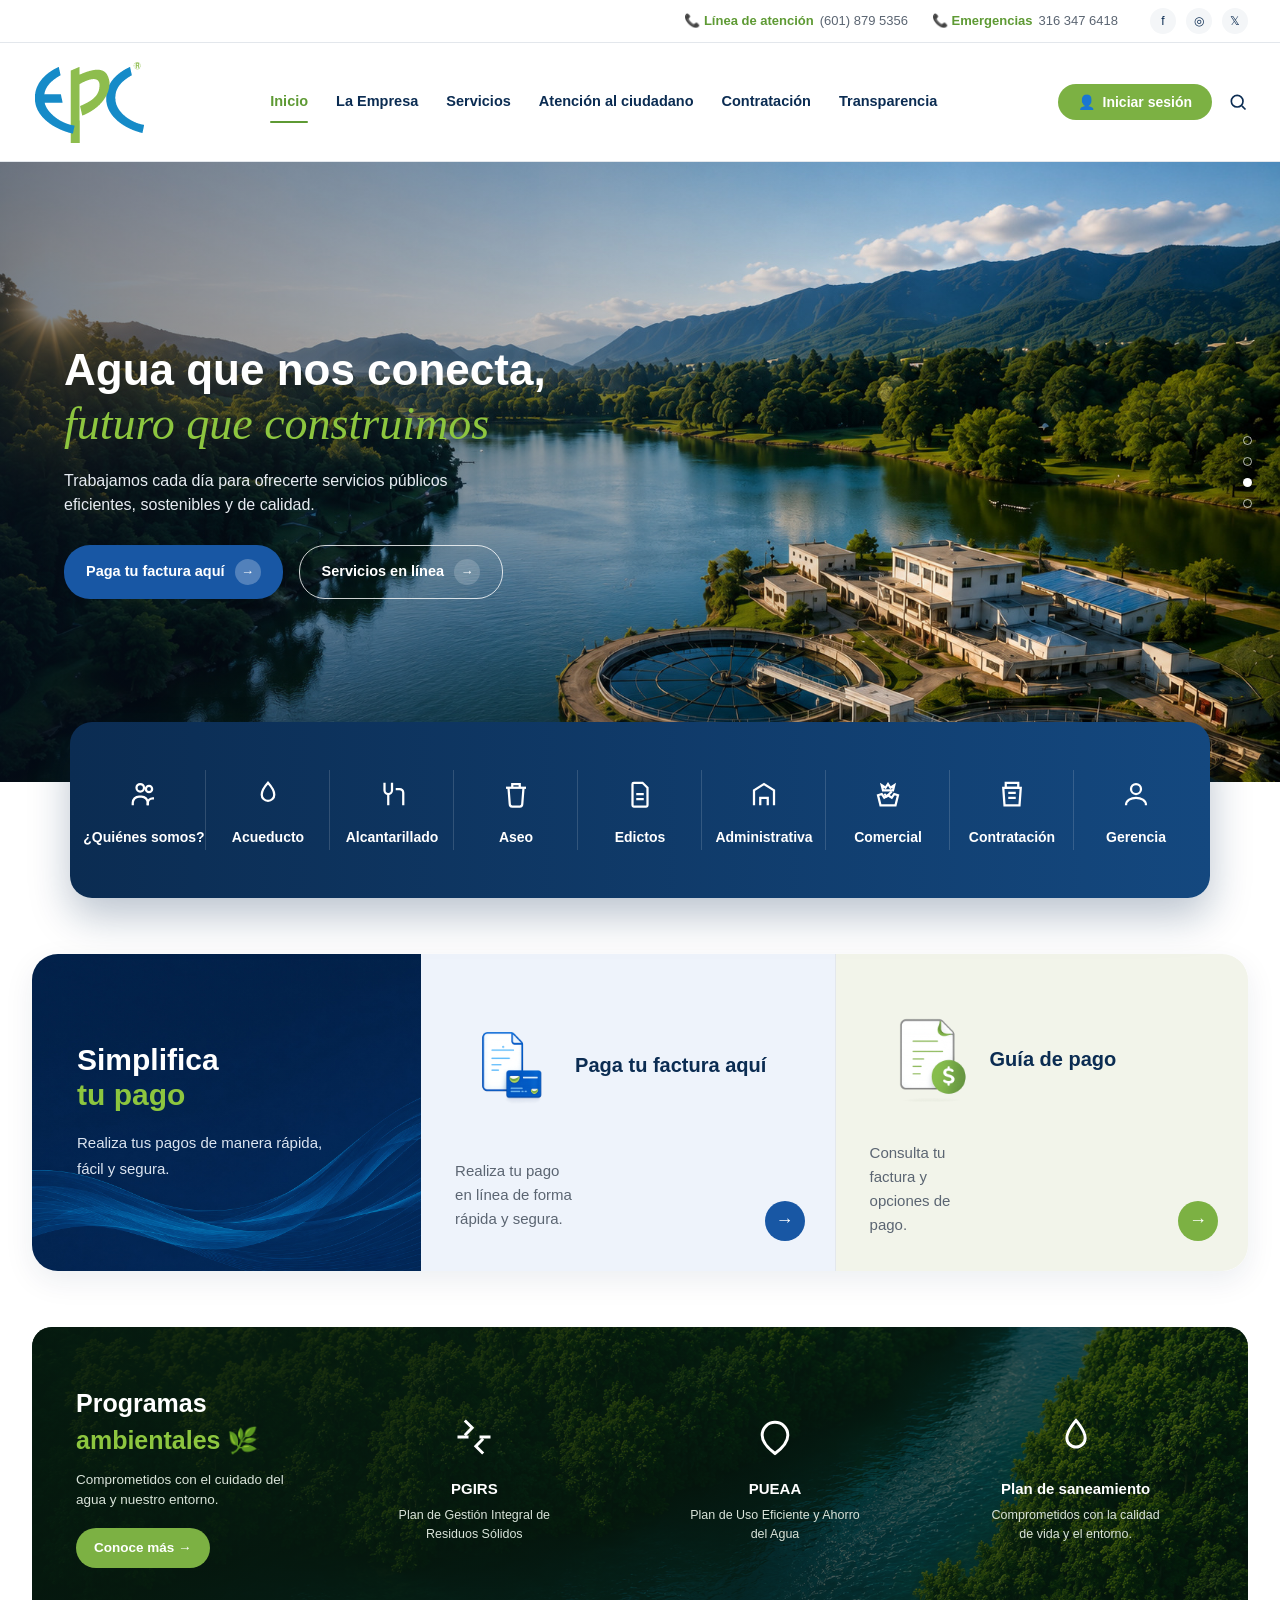
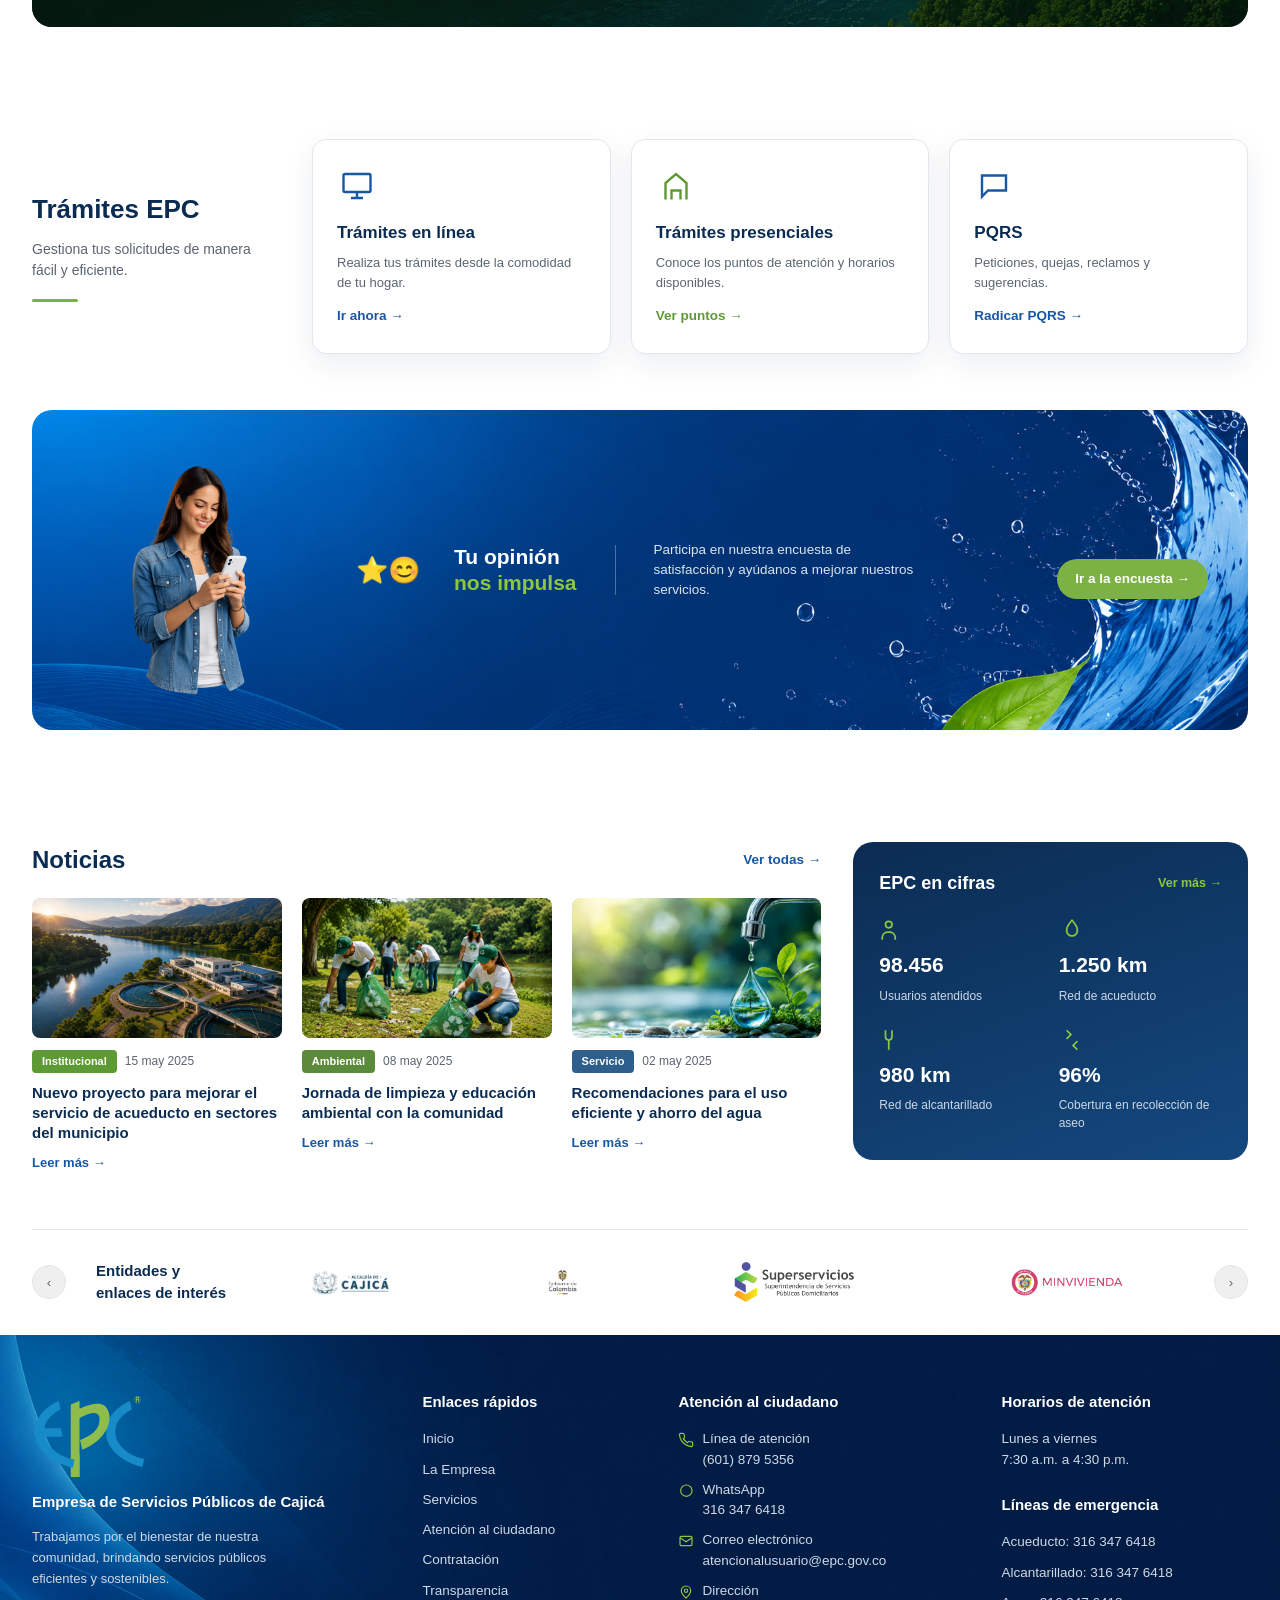
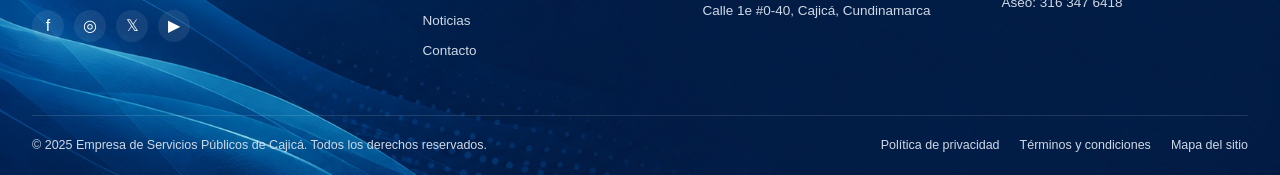
<file: index.html>
<!DOCTYPE html>
<html lang="es">
<head>
<meta charset="UTF-8">
<meta name="viewport" content="width=device-width, initial-scale=1.0">
<title>EPC — Empresa de Servicios Públicos de Cajicá</title>
<link rel="stylesheet" href="styles.css">
</head>
<body>

<!-- ===================== BARRA SUPERIOR ===================== -->
<div class="barra-superior">
  <div class="contenedor">
    <span class="item">📞 Línea de atención <span class="num">(601) 879 5356</span></span>
    <span class="item">📞 Emergencias <span class="num">316 347 6418</span></span>
    <div class="redes">
      <a href="#" aria-label="Facebook">f</a>
      <a href="#" aria-label="Instagram">◎</a>
      <a href="#" aria-label="X">𝕏</a>
    </div>
  </div>
</div>

<!-- ===================== ENCABEZADO ===================== -->
<header class="encabezado">
  <div class="contenedor">
    <div class="logo">
    <img src="images/logo.png" alt="Empresa de Servicios Públicos de Cajicá" class="logo-img">
</div>

    <nav class="nav-principal">
      <a href="#" class="activo">Inicio</a>
      <a href="#">La Empresa</a>
      <a href="#">Servicios</a>
      <a href="#">Atención al ciudadano</a>
      <a href="#">Contratación</a>
      <a href="#">Transparencia</a>
    </nav>

    <div class="encabezado-acciones">
      <button class="btn-sesion">👤 <span>Iniciar sesión</span></button>
      <svg class="icono-buscar" viewBox="0 0 24 24" fill="none" stroke="currentColor" stroke-width="2"><circle cx="11" cy="11" r="7"/><line x1="21" y1="21" x2="16.65" y2="16.65"/></svg>
      <button class="menu-hamburguesa" aria-label="Menú"><span></span><span></span><span></span></button>
    </div>
  </div>
</header>

<!-- ===================== HERO ===================== -->
<section class="hero">
  <!-- Reemplaza esta imagen por la tuya: paisaje del embalse / planta de tratamiento -->
  <img class="hero-fondo" src="images/hero.jpg" alt="Embalse y planta de tratamiento de Cajicá">
  <div class="contenedor" style="position:relative; z-index:2;">
    <div class="hero-contenido">
      <h1>Agua que nos conecta,<span class="script">futuro que construimos</span></h1>
      <p>Trabajamos cada día para ofrecerte servicios públicos eficientes, sostenibles y de calidad.</p>
      <div class="hero-botones">
        <a href="#" class="btn btn-primario">Paga tu factura aquí <span class="flecha">→</span></a>
        <a href="#" class="btn btn-contorno">Servicios en línea <span class="flecha">→</span></a>
      </div>
    </div>
  </div>
  <div class="hero-puntos">
    <span></span><span></span><span class="activo"></span><span></span>
  </div>
</section>

<!-- ===================== BARRA DE ICONOS ===================== -->
<div class="barra-iconos">
  <div class="contenedor">
    <a href="#" class="item">
      <span class="icono"><svg viewBox="0 0 24 24" stroke="#fff" stroke-width="1.8"><circle cx="9" cy="7" r="3"/><circle cx="16" cy="8" r="2.5"/><path d="M3 21v-2a5 5 0 0 1 5-5h2a5 5 0 0 1 5 5v2"/><path d="M15 21v-1.5a4 4 0 0 1 4-4h1"/></svg></span>
      ¿Quiénes somos?
    </a>
    <a href="#" class="item">
      <span class="icono"><svg viewBox="0 0 24 24" stroke="#fff" stroke-width="1.8"><path d="M12 3s5 5.5 5 9.5a5 5 0 0 1-10 0C7 8.5 12 3 12 3z"/></svg></span>
      Acueducto
    </a>
    <a href="#" class="item">
      <span class="icono"><svg viewBox="0 0 24 24" stroke="#fff" stroke-width="1.8"><path d="M6 3v6a3 3 0 0 0 3 3h0a3 3 0 0 0 3-3V3"/><path d="M9 12v9"/><path d="M15 8h3a3 3 0 0 1 3 3v10"/></svg></span>
      Alcantarillado
    </a>
    <a href="#" class="item">
      <span class="icono"><svg viewBox="0 0 24 24" stroke="#fff" stroke-width="1.8"><path d="M4 7h16"/><path d="M6 7l1 13a2 2 0 0 0 2 2h6a2 2 0 0 0 2-2l1-13"/><path d="M9 7V4h6v3"/></svg></span>
      Aseo
    </a>
    <a href="#" class="item">
      <span class="icono"><svg viewBox="0 0 24 24" stroke="#fff" stroke-width="1.8"><path d="M7 3h7l4 4v14a1 1 0 0 1-1 1H7a1 1 0 0 1-1-1V4a1 1 0 0 1 1-1z"/><path d="M9 12h6M9 16h6"/></svg></span>
      Edictos
    </a>
    <a href="#" class="item">
      <span class="icono"><svg viewBox="0 0 24 24" stroke="#fff" stroke-width="1.8"><path d="M4 21V9l8-5 8 5v12"/><path d="M9 21v-6h6v6"/></svg></span>
      Administrativa
    </a>
    <a href="#" class="item">
      <span class="icono"><svg viewBox="0 0 24 24" stroke="#fff" stroke-width="1.8"><path d="M9 12l2 2 4-4"/><path d="M7 5l3 2 2-3 2 3 3-2-1 4h-8z"/><path d="M4 13l3-1 2 3 3-2 3 2 2-3 3 1-2 8H6z"/></svg></span>
      Comercial
    </a>
    <a href="#" class="item">
      <span class="icono"><svg viewBox="0 0 24 24" stroke="#fff" stroke-width="1.8"><path d="M7 3h10v4H7z"/><path d="M5 7h14l-1 14H6z"/><path d="M9 11h6M9 15h6"/></svg></span>
      Contratación
    </a>
    <a href="#" class="item">
      <span class="icono"><svg viewBox="0 0 24 24" stroke="#fff" stroke-width="1.8"><circle cx="12" cy="8" r="4"/><path d="M4 21c0-4 4-6 8-6s8 2 8 6"/></svg></span>
      Gerencia
    </a>
  </div>
</div>

<!-- ===================== SIMPLIFICA TU PAGO ===================== -->
<section class="seccion">
  <div class="contenedor">
    <div class="pago">
      <div class="pago-izquierda">
        <h2>Simplifica<span class="verde">tu pago</span></h2>
        <p>Realiza tus pagos de manera rápida, fácil y segura.</p>
      </div>
      <div class="pago-derecha">
        <div class="tarjeta-pago">
          <div class="icono-doc">
    <img src="images/pagar-factura.png" alt="Pagar factura">
</div>
          <h3>Paga tu factura aquí</h3>
          <p>Realiza tu pago en línea de forma rápida y segura.</p>
          <a href="#" class="enlace-circulo"><span class="circulo">→</span></a>
        </div>
        <div class="tarjeta-pago">
          <div class="icono-doc">
    <img src="images/guia-pago.png" alt="Guía de pago">
</div>
          <h3>Guía de pago</h3>
          <p>Consulta tu factura y opciones de pago.</p>
          <a href="#" class="enlace-circulo"><span class="circulo">→</span></a>
        </div>
      </div>
    </div>
  </div>
</section>

<!-- ===================== PROGRAMAS AMBIENTALES ===================== -->
<section class="seccion" style="padding-top:0;">
  <div class="contenedor">
    <div class="ambientales">
      <!-- Reemplaza esta imagen por la tuya: hojas / naturaleza -->
      <img class="fondo" src="images/ambiental.jpg" alt="Programas ambientales">
      <div class="ambientales-contenido">
        <div class="ambientales-texto">
          <h2>Programas<span class="verde">ambientales 🌿</span></h2>
          <p>Comprometidos con el cuidado del agua y nuestro entorno.</p>
          <a href="#" class="btn-verde-claro">Conoce más →</a>
        </div>
        <div class="ambientales-items">
          <div class="ambiental-item">
            <div class="icono"><svg width="44" height="44" viewBox="0 0 24 24" fill="none" stroke="#fff" stroke-width="1.6"><path d="M7 3l4 4-4 4"/><path d="M17 21l-4-4 4-4"/><path d="M3 12h6M15 12h6"/></svg></div>
            <h4>PGIRS</h4>
            <p>Plan de Gestión Integral de Residuos Sólidos</p>
          </div>
          <div class="ambiental-item">
            <div class="icono"><svg width="44" height="44" viewBox="0 0 24 24" fill="none" stroke="#fff" stroke-width="1.6"><path d="M12 21c-4-3-7-6-7-10a7 7 0 0 1 14 0c0 4-3 7-7 10z"/></svg></div>
            <h4>PUEAA</h4>
            <p>Plan de Uso Eficiente y Ahorro del Agua</p>
          </div>
          <div class="ambiental-item">
            <div class="icono"><svg width="44" height="44" viewBox="0 0 24 24" fill="none" stroke="#fff" stroke-width="1.6"><path d="M12 3s5 5.5 5 9.5a5 5 0 0 1-10 0C7 8.5 12 3 12 3z"/></svg></div>
            <h4>Plan de saneamiento</h4>
            <p>Comprometidos con la calidad de vida y el entorno.</p>
          </div>
        </div>
      </div>
    </div>
  </div>
</section>

<!-- ===================== TRÁMITES EPC ===================== -->
<section class="seccion">
  <div class="contenedor">
    <div class="tramites">
      <div class="tramites-intro">
        <h2>Trámites EPC</h2>
        <p>Gestiona tus solicitudes de manera fácil y eficiente.</p>
        <div class="linea"></div>
      </div>
      <div class="tramites-tarjetas">
        <div class="tarjeta-tramite">
          <div class="icono"><svg width="36" height="36" viewBox="0 0 24 24" fill="none" stroke="#1857a4" stroke-width="1.6"><rect x="3" y="4" width="18" height="12" rx="1"/><path d="M8 20h8M12 16v4"/></svg></div>
          <h3>Trámites en línea</h3>
          <p>Realiza tus trámites desde la comodidad de tu hogar.</p>
          <a href="#" class="ver">Ir ahora →</a>
        </div>
        <div class="tarjeta-tramite">
          <div class="icono"><svg width="36" height="36" viewBox="0 0 24 24" fill="none" stroke="#5e9a34" stroke-width="1.6"><path d="M5 21V10l7-6 7 6v11"/><path d="M9 21v-6h6v6"/></svg></div>
          <h3>Trámites presenciales</h3>
          <p>Conoce los puntos de atención y horarios disponibles.</p>
          <a href="#" class="ver">Ver puntos →</a>
        </div>
        <div class="tarjeta-tramite">
          <div class="icono"><svg width="36" height="36" viewBox="0 0 24 24" fill="none" stroke="#1857a4" stroke-width="1.6"><path d="M4 5h16v10H8l-4 4V5z"/></svg></div>
          <h3>PQRS</h3>
          <p>Peticiones, quejas, reclamos y sugerencias.</p>
          <a href="#" class="ver">Radicar PQRS →</a>
        </div>
      </div>
    </div>
  </div>
</section>

<!-- ===================== BANNER ENCUESTA ===================== -->
<section class="seccion" style="padding-top:0;">
  <div class="contenedor">
    <div class="encuesta">
      <!-- Reemplaza por la foto de la persona -->
      <img class="persona" src="images/encuesta-persona.png" alt="Usuaria satisfecha">
      <span class="emoji">⭐😊</span>
      <h3>Tu opinión<br><span class="verde">nos impulsa</span></h3>
      <div class="separador"></div>
      <p>Participa en nuestra encuesta de satisfacción y ayúdanos a mejorar nuestros servicios.</p>
      <a href="#" class="btn-verde-claro">Ir a la encuesta →</a>
    </div>
  </div>
</section>

<!-- ===================== NOTICIAS + CIFRAS ===================== -->
<section class="seccion">
  <div class="contenedor">
    <div class="noticias-wrap">
      <div>
        <div class="noticias-header">
          <h2>Noticias</h2>
          <a href="#" class="ver-todas">Ver todas →</a>
        </div>
        <div class="noticias-lista">
          <article class="tarjeta-noticia">
            <img src="images/noticia-1.jpg" alt="Nuevo proyecto de acueducto">
            <span class="etiqueta">Institucional</span><span class="fecha-noticia">15 may 2025</span>
            <h4>Nuevo proyecto para mejorar el servicio de acueducto en sectores del municipio</h4>
            <a href="#" class="leer-mas">Leer más →</a>
          </article>
          <article class="tarjeta-noticia">
            <img src="images/noticia-2.jpg" alt="Jornada de limpieza ambiental">
            <span class="etiqueta ambiental">Ambiental</span><span class="fecha-noticia">08 may 2025</span>
            <h4>Jornada de limpieza y educación ambiental con la comunidad</h4>
            <a href="#" class="leer-mas">Leer más →</a>
          </article>
          <article class="tarjeta-noticia">
            <img src="images/noticia-3.jpg" alt="Recomendaciones para el ahorro del agua">
            <span class="etiqueta servicio">Servicio</span><span class="fecha-noticia">02 may 2025</span>
            <h4>Recomendaciones para el uso eficiente y ahorro del agua</h4>
            <a href="#" class="leer-mas">Leer más →</a>
          </article>
        </div>
      </div>

      <div class="cifras">
        <div class="cifras-header">
          <h3>EPC en cifras</h3>
          <a href="#" class="ver-mas">Ver más →</a>
        </div>
        <div class="cifras-grid">
          <div class="cifra-item">
            <svg class="icono" viewBox="0 0 24 24" fill="none" stroke="currentColor" stroke-width="1.6"><circle cx="9" cy="7" r="3"/><path d="M3 21v-2a5 5 0 0 1 5-5h2a5 5 0 0 1 5 5v2"/></svg>
            <span class="valor">98.456</span>
            <span class="etiqueta-cifra">Usuarios atendidos</span>
          </div>
          <div class="cifra-item">
            <svg class="icono" viewBox="0 0 24 24" fill="none" stroke="currentColor" stroke-width="1.6"><path d="M12 3s5 5.5 5 9.5a5 5 0 0 1-10 0C7 8.5 12 3 12 3z"/></svg>
            <span class="valor">1.250 km</span>
            <span class="etiqueta-cifra">Red de acueducto</span>
          </div>
          <div class="cifra-item">
            <svg class="icono" viewBox="0 0 24 24" fill="none" stroke="currentColor" stroke-width="1.6"><path d="M6 3v6a3 3 0 0 0 3 3h0a3 3 0 0 0 3-3V3"/><path d="M9 12v9"/></svg>
            <span class="valor">980 km</span>
            <span class="etiqueta-cifra">Red de alcantarillado</span>
          </div>
          <div class="cifra-item">
            <svg class="icono" viewBox="0 0 24 24" fill="none" stroke="currentColor" stroke-width="1.6"><path d="M7 3l4 4-4 4"/><path d="M17 21l-4-4 4-4"/></svg>
            <span class="valor">96%</span>
            <span class="etiqueta-cifra">Cobertura en recolección de aseo</span>
          </div>
        </div>
      </div>
    </div>
  </div>
</section>

<!-- ===================== ENTIDADES Y ENLACES DE INTERÉS ===================== -->
<section>
  <div class="contenedor">
    <div class="entidades">
      <button class="flecha-carrusel" aria-label="Anterior">‹</button>
      <div class="entidades-titulo">Entidades y enlaces de interés</div>
      <div class="entidades-logos">
        <img src="images/logo-alcaldia.png" alt="Alcaldía de Cajicá">
        <img src="images/logo-gobierno.png" alt="Gobierno de Colombia">
        <img src="images/logo-superservicios.png" alt="Superservicios">
        <img src="images/logo-minvivienda.png" alt="MinVivienda">
      </div>
      <button class="flecha-carrusel" aria-label="Siguiente">›</button>
    </div>
  </div>
</section>

<!-- ===================== FOOTER ===================== -->
<footer class="pie">
  <div class="contenedor">
    <div class="pie-grid">
      <div class="pie-marca">
        <img src="images/logo-footer.png"
     alt="Empresa de Servicios Públicos de Cajicá"
     class="logo-footer">
        <h4>Empresa de Servicios Públicos de Cajicá</h4>
        <p>Trabajamos por el bienestar de nuestra comunidad, brindando servicios públicos eficientes y sostenibles.</p>
        <div class="pie-redes">
          <a href="#" aria-label="Facebook">f</a>
          <a href="#" aria-label="Instagram">◎</a>
          <a href="#" aria-label="X">𝕏</a>
          <a href="#" aria-label="YouTube">▶</a>
        </div>
      </div>

      <div>
        <h5>Enlaces rápidos</h5>
        <ul>
          <li><a href="#">Inicio</a></li>
          <li><a href="#">La Empresa</a></li>
          <li><a href="#">Servicios</a></li>
          <li><a href="#">Atención al ciudadano</a></li>
          <li><a href="#">Contratación</a></li>
          <li><a href="#">Transparencia</a></li>
          <li><a href="#">Noticias</a></li>
          <li><a href="#">Contacto</a></li>
        </ul>
      </div>

      <div>
        <h5>Atención al ciudadano</h5>
        <ul class="pie-contacto">
          <li><svg viewBox="0 0 24 24" fill="none" stroke="currentColor" stroke-width="1.8"><path d="M22 16.9v3a2 2 0 0 1-2.2 2 19.8 19.8 0 0 1-8.6-3 19.5 19.5 0 0 1-6-6 19.8 19.8 0 0 1-3-8.7A2 2 0 0 1 4.1 2h3a2 2 0 0 1 2 1.7c.1 1 .4 2 .7 3a2 2 0 0 1-.5 2.1L8 10a16 16 0 0 0 6 6l1.2-1.3a2 2 0 0 1 2.1-.5c1 .3 2 .5 3 .7a2 2 0 0 1 1.7 2z"/></svg> Línea de atención<br>(601) 879 5356</li>
          <li><svg viewBox="0 0 24 24" fill="none" stroke="currentColor" stroke-width="1.8"><path d="M21 11.5a8.38 8.38 0 0 1-8.5 8.5A8.5 8.5 0 1 1 21 11.5z"/></svg> WhatsApp<br>316 347 6418</li>
          <li><svg viewBox="0 0 24 24" fill="none" stroke="currentColor" stroke-width="1.8"><rect x="3" y="5" width="18" height="14" rx="2"/><path d="M3 7l9 6 9-6"/></svg> Correo electrónico<br>atencionalusuario@epc.gov.co</li>
          <li><svg viewBox="0 0 24 24" fill="none" stroke="currentColor" stroke-width="1.8"><path d="M12 21s-7-6.5-7-11a7 7 0 0 1 14 0c0 4.5-7 11-7 11z"/><circle cx="12" cy="10" r="2.5"/></svg> Dirección<br>Calle 1e #0-40, Cajicá, Cundinamarca</li>
        </ul>
      </div>

      <div>
        <h5>Horarios de atención</h5>
        <ul>
          <li>Lunes a viernes<br>7:30 a.m. a 4:30 p.m.</li>
        </ul>
        <h5 style="margin-top:24px;">Líneas de emergencia</h5>
        <ul>
          <li>Acueducto: 316 347 6418</li>
          <li>Alcantarillado: 316 347 6418</li>
          <li>Aseo: 316 347 6418</li>
        </ul>
      </div>
    </div>

    <div class="pie-inferior">
      <span>© 2025 Empresa de Servicios Públicos de Cajicá. Todos los derechos reservados.</span>
      <div class="enlaces">
        <a href="#">Política de privacidad</a>
        <a href="#">Términos y condiciones</a>
        <a href="#">Mapa del sitio</a>
      </div>
    </div>
  </div>
</footer>

</body>
</html>
</file>
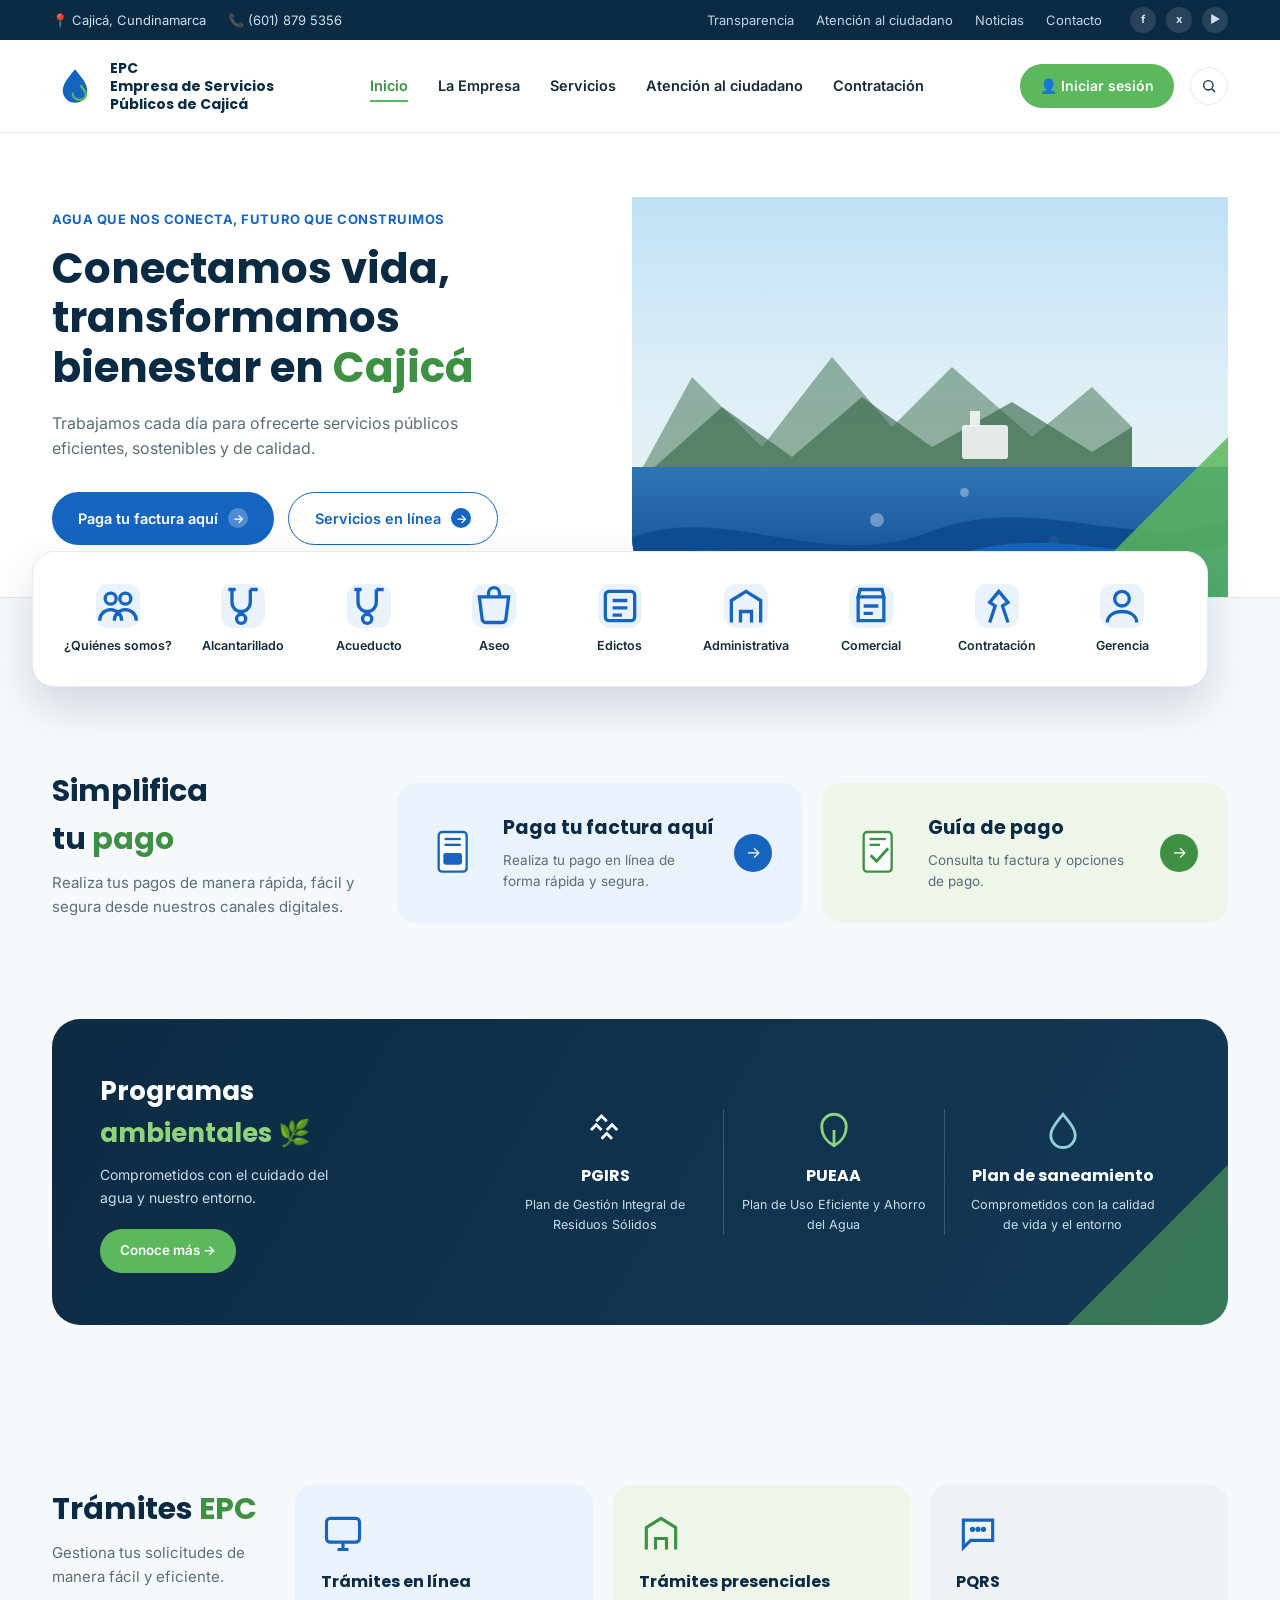
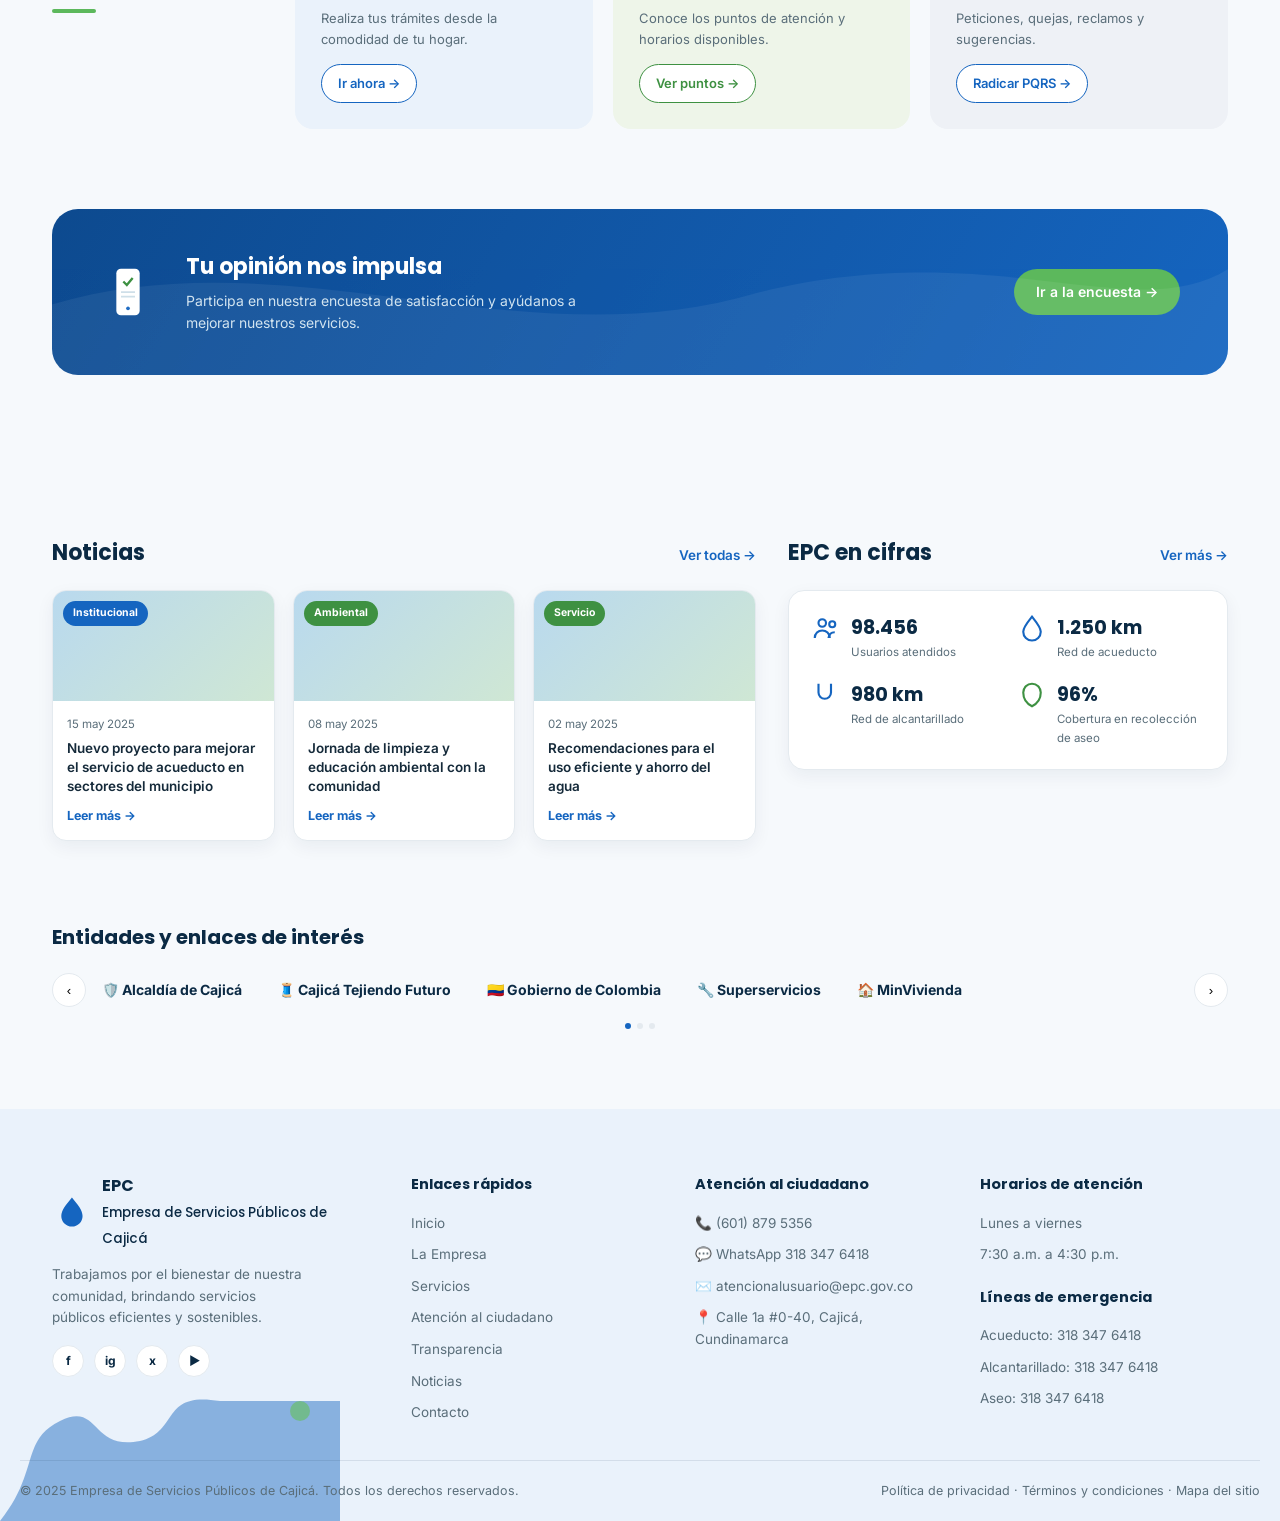
<file: epc-cajica-home-replica_3.html>
<!DOCTYPE html>
<html lang="es">
<head>
<meta charset="UTF-8">
<meta name="viewport" content="width=device-width, initial-scale=1">
<title>EPC Cajicá — Home</title>
<link rel="preconnect" href="https://fonts.googleapis.com">
<link href="https://fonts.googleapis.com/css2?family=Poppins:wght@500;600;700;800&family=Inter:wght@400;500;600;700&display=swap" rel="stylesheet">
<style>
  :root{
    --navy:#0B2A44;
    --navy-2:#123A5C;
    --blue:#1565C0;
    --blue-dark:#0D4A8F;
    --blue-light:#EAF2FB;
    --green:#5CB85C;
    --green-dark:#3E9142;
    --green-light:#EEF5E9;
    --text:#152A3A;
    --text-soft:#5A6E7A;
    --line:#E4EAEF;
    --bg:#FFFFFF;
  }
  *{box-sizing:border-box;}
  body{margin:0; font-family:'Inter',sans-serif; color:var(--text); background:#F6F9FC; line-height:1.6;}
  h1,h2,h3,h4,.display{font-family:'Poppins',sans-serif;}
  a{text-decoration:none; color:inherit;}
  img,svg{display:block; max-width:100%;}
  a:focus-visible, button:focus-visible{outline:3px solid #FFC24B; outline-offset:2px; border-radius:4px;}
  .skip-link{position:absolute; left:-9999px; top:0; background:var(--navy); color:#fff; padding:12px 20px; z-index:999; border-radius:0 0 8px 0;}
  .skip-link:focus{left:0;}
  .container{max-width:1240px; margin:0 auto; padding:0 32px;}

  /* TOPBAR */
  .topbar{background:var(--navy); color:#cfe0ec; font-size:13px;}
  .topbar .container{display:flex; justify-content:space-between; align-items:center; height:40px; flex-wrap:wrap;}
  .topbar-left{display:flex; gap:22px; align-items:center;}
  .topbar-left span{display:flex; align-items:center; gap:6px;}
  .topbar-right{display:flex; gap:22px; align-items:center;}
  .topbar-right a{color:#cfe0ec; opacity:.95;}
  .topbar-right a:hover{opacity:1; text-decoration:underline;}
  .topbar-social{display:flex; gap:10px; margin-left:6px;}
  .topbar-social span{width:26px; height:26px; border-radius:50%; background:rgba(255,255,255,0.12); display:flex; align-items:center; justify-content:center; font-size:11px; font-weight:700;}

  /* HEADER */
  header.main{background:#fff; border-bottom:1px solid var(--line);}
  nav.main{display:flex; align-items:center; justify-content:space-between; height:92px; gap:24px;}
  .logo{display:flex; align-items:center; gap:12px;}
  .logo-mark{width:46px; height:46px;}
  .logo-text{font-family:'Poppins'; font-weight:700; font-size:14px; color:var(--navy); line-height:1.3;}
  .nav-links{display:flex; gap:30px; list-style:none; margin:0; padding:0; font-weight:600; font-size:14.5px;}
  .nav-links a{color:var(--text); padding-bottom:6px; border-bottom:2px solid transparent;}
  .nav-links a.active{color:var(--green-dark); border-bottom-color:var(--green);}
  .nav-links a:hover{border-bottom-color:var(--blue);}
  .nav-right{display:flex; align-items:center; gap:16px;}
  .btn-signin{background:var(--green); color:#fff; padding:11px 20px; border-radius:999px; font-weight:600; font-size:14px; display:flex; align-items:center; gap:8px;}
  .btn-signin:hover{background:var(--green-dark);}
  .icon-btn{width:38px; height:38px; border-radius:50%; border:1.5px solid var(--line); display:flex; align-items:center; justify-content:center; background:#fff; cursor:pointer;}
  .menu-toggle{display:none; background:none; border:none;}

  /* HERO */
  .hero{position:relative; background:#fff; overflow:hidden; padding:64px 0 0; box-shadow:0 1px 0 var(--line);}
  .hero-grid{display:grid; grid-template-columns:0.95fr 1.05fr; gap:40px; align-items:center;}
  .eyebrow{font-weight:700; font-size:13px; color:var(--blue); letter-spacing:.04em; margin-bottom:14px;}
  .hero h1{font-size:42px; line-height:1.18; font-weight:700; color:var(--navy); margin:0 0 18px;}
  .hero h1 .g{color:var(--green-dark);}
  .hero p.lead{font-size:16px; color:var(--text-soft); max-width:420px; margin:0 0 30px;}
  .hero-actions{display:flex; gap:14px; flex-wrap:wrap; margin-bottom:40px;}
  .btn{display:inline-flex; align-items:center; gap:10px; padding:14px 26px; border-radius:999px; font-weight:600; font-size:14.5px;}
  .btn-primary{background:var(--blue); color:#fff;}
  .btn-primary:hover{background:var(--blue-dark);}
  .btn-outline{background:#fff; color:var(--blue); border:1.5px solid var(--blue);}
  .btn-outline:hover{background:var(--blue-light);}
  .btn-arrow{width:20px; height:20px; border-radius:50%; background:rgba(255,255,255,0.25); display:flex; align-items:center; justify-content:center; font-size:12px;}
  .btn-outline .btn-arrow{background:var(--blue); color:#fff;}

  .hero-art{position:relative; height:400px; border-radius:0 0 0 60px; overflow:hidden;}
  .hero-art .sky{position:absolute; inset:0; background:linear-gradient(180deg,#BFE0F5 0%, #DDEEF7 45%, #EAF4EC 100%);}
  .hero-art .mountains{position:absolute; bottom:110px; left:0; right:0; height:180px;}
  .hero-art .water{position:absolute; bottom:0; left:0; right:0; height:130px; background:linear-gradient(180deg,#2E75B6,#0D4A8F);}
  .hero-art .droplet{position:absolute; border-radius:50%; background:rgba(255,255,255,0.35);}
  .wave-overlay{position:absolute; bottom:0; left:0; width:100%;}
  .green-corner{position:absolute; bottom:-30px; right:-30px; width:220px; height:220px; background:var(--green); opacity:.85; clip-path:polygon(100% 100%, 0 100%, 100% 0);}

  /* QUICK ACCESS CARD */
  .quick-wrap{position:relative; z-index:5; margin:-46px 0 0;}
  .quick-card{background:#fff; border-radius:22px; box-shadow:0 20px 44px rgba(11,42,68,0.16); border:1px solid var(--line); padding:32px 28px; display:grid; grid-template-columns:repeat(9,1fr); gap:22px 12px;}
  .quick-item{display:flex; flex-direction:column; align-items:center; gap:10px; text-align:center;}
  .quick-item .ic{width:44px; height:44px; display:flex; align-items:center; justify-content:center; background:var(--blue-light); border-radius:12px;}
  .quick-item span{font-size:12.5px; font-weight:600; color:var(--text); line-height:1.3;}
  .quick-item:hover .ic{background:#DCEBFB;}

  /* SECTIONS GENERIC */
  .section{padding:80px 0;}
  .section-title{font-size:30px; font-weight:700; color:var(--navy); margin:0 0 8px;}
  .section-title .g{color:var(--green-dark);}
  .section-sub{color:var(--text-soft); font-size:15px; max-width:420px; margin:0 0 20px;}
  .mini-line{width:44px; height:4px; background:var(--green); border-radius:4px; margin-top:14px;}

  /* PAYMENT */
  .pay-grid{display:grid; grid-template-columns:0.8fr 1fr 1fr; gap:20px; align-items:center;}
  .pay-card{border-radius:20px; padding:30px; display:flex; align-items:center; gap:20px;}
  .pay-card.blue{background:var(--blue-light);}
  .pay-card.green{background:var(--green-light);}
  .pay-ic{width:56px; height:56px; flex:0 0 auto;}
  .pay-card h3{font-size:19px; margin:0 0 6px; color:var(--navy);}
  .pay-card p{font-size:13.5px; color:var(--text-soft); margin:0;}
  .pay-go{margin-left:auto; width:38px; height:38px; border-radius:50%; display:flex; align-items:center; justify-content:center; color:#fff; flex:0 0 auto;}
  .pay-card.blue .pay-go{background:var(--blue);}
  .pay-card.green .pay-go{background:var(--green-dark);}

  /* ENVIRONMENTAL PROGRAMS */
  .env-band{position:relative; background:linear-gradient(120deg, rgba(11,42,68,0.94), rgba(18,58,92,0.9)), linear-gradient(120deg,#2b3a2f,#1b2b22); border-radius:28px; overflow:hidden; padding:52px 48px; color:#fff; display:grid; grid-template-columns:0.85fr 1.6fr; gap:20px; align-items:center;}
  .env-band .green-corner{opacity:.9;}
  .env-band h3{font-size:26px; margin:0 0 10px;}
  .env-band h3 .g{color:#8FD37B;}
  .env-band p{color:#CBDDE7; font-size:14px; margin:0 0 20px; max-width:260px;}
  .env-btn{background:var(--green); color:#fff; padding:11px 20px; border-radius:999px; font-weight:600; font-size:13.5px; display:inline-flex; gap:8px; align-items:center;}
  .env-items{display:flex; justify-content:space-around; text-align:center;}
  .env-item{padding:0 18px; border-left:1px solid rgba(255,255,255,0.18);}
  .env-item:first-child{border-left:none;}
  .env-item .ic{width:42px; height:42px; margin:0 auto 12px;}
  .env-item h4{margin:0 0 6px; font-size:16px;}
  .env-item p{margin:0; font-size:12.5px; color:#CBDDE7;}

  /* PROCEDURES */
  .proc-grid{display:grid; grid-template-columns:0.75fr 1fr 1fr 1fr; gap:20px; align-items:start;}
  .proc-card{border-radius:18px; padding:26px; display:flex; flex-direction:column; gap:14px;}
  .proc-card.c1{background:var(--blue-light);}
  .proc-card.c2{background:var(--green-light);}
  .proc-card.c3{background:#EEF1F6;}
  .proc-ic{width:44px; height:44px;}
  .proc-card h4{font-size:16px; margin:0; color:var(--navy);}
  .proc-card p{font-size:13px; color:var(--text-soft); margin:0;}
  .proc-btn{display:inline-flex; align-items:center; gap:8px; font-weight:600; font-size:13px; padding:8px 16px; border-radius:999px; width:fit-content;}
  .proc-card.c1 .proc-btn{background:#fff; color:var(--blue); border:1.5px solid var(--blue);}
  .proc-card.c2 .proc-btn{background:#fff; color:var(--green-dark); border:1.5px solid var(--green-dark);}
  .proc-card.c3 .proc-btn{background:#fff; color:var(--blue); border:1.5px solid var(--blue);}

  /* SURVEY */
  .survey{position:relative; background:linear-gradient(120deg,#0D4A8F,#1565C0); border-radius:26px; overflow:hidden; padding:40px 48px; display:flex; align-items:center; gap:30px; color:#fff;}
  .survey .phone{width:56px; height:56px; flex:0 0 auto;}
  .survey h3{font-size:22px; margin:0 0 6px;}
  .survey p{font-size:14px; color:#CFE2EF; margin:0; max-width:420px;}
  .survey .go{margin-left:auto; background:var(--green); color:#fff; padding:12px 22px; border-radius:999px; font-weight:600; font-size:14px; display:flex; align-items:center; gap:8px; white-space:nowrap;}
  .survey .wave-deco{position:absolute; bottom:0; left:0; right:0; opacity:.5;}

  /* NEWS + STATS */
  .news-stats{display:grid; grid-template-columns:1.6fr 1fr; gap:32px;}
  .row-head{display:flex; justify-content:space-between; align-items:baseline; margin-bottom:20px;}
  .row-head h3{font-size:22px; margin:0; color:var(--navy);}
  .row-head a{font-size:13.5px; font-weight:600; color:var(--blue); display:flex; align-items:center; gap:6px;}
  .news-grid3{display:grid; grid-template-columns:repeat(3,1fr); gap:18px;}
  .news-card{border-radius:14px; overflow:hidden; border:1px solid var(--line); background:#fff; box-shadow:0 6px 18px rgba(11,42,68,0.06);}
  .news-img{height:110px; background:linear-gradient(135deg,#B9D9EE,#CFE7D4); position:relative;}
  .news-cat{position:absolute; top:10px; left:10px; font-size:10.5px; font-weight:700; color:#fff; padding:4px 10px; border-radius:999px;}
  .cat-inst{background:var(--blue);}
  .cat-amb{background:var(--green-dark);}
  .news-body{padding:14px;}
  .news-date{font-size:11.5px; color:var(--text-soft); display:block; margin-bottom:6px;}
  .news-body h4{font-size:13.5px; margin:0 0 10px; line-height:1.4; font-family:'Inter'; font-weight:600;}
  .news-body a{font-size:12.5px; font-weight:700; color:var(--blue); display:flex; align-items:center; gap:6px;}

  .stats-card{background:#fff; border:1px solid var(--line); border-radius:16px; padding:22px; box-shadow:0 6px 18px rgba(11,42,68,0.06);}
  .stats-grid{display:grid; grid-template-columns:1fr 1fr; gap:18px;}
  .stat-item{display:flex; gap:10px; align-items:flex-start;}
  .stat-ic{width:30px; height:30px; flex:0 0 auto;}
  .stat-item .num{font-size:19px; font-weight:700; color:var(--navy); font-family:'Poppins';}
  .stat-item .label{font-size:11.5px; color:var(--text-soft);}

  /* INSTITUTIONAL CAROUSEL */
  .inst-row{display:flex; align-items:center; gap:16px;}
  .inst-arrow{width:34px; height:34px; border-radius:50%; border:1.5px solid var(--line); display:flex; align-items:center; justify-content:center; flex:0 0 auto; cursor:pointer; background:#fff;}
  .inst-strip{display:flex; gap:36px; overflow-x:auto; flex:1; padding:6px 0;}
  .inst-chip{flex:0 0 auto; font-weight:700; font-size:14px; color:var(--navy); display:flex; align-items:center; gap:8px; white-space:nowrap;}
  .inst-dots{display:flex; gap:6px; justify-content:center; margin-top:16px;}
  .inst-dots span{width:6px; height:6px; border-radius:50%; background:var(--line);}
  .inst-dots span.on{background:var(--blue);}

  /* FOOTER */
  footer{position:relative; background:var(--blue-light); padding:64px 0 0; overflow:hidden;}
  .footer-grid{display:grid; grid-template-columns:1.3fr 1fr 1fr 1fr; gap:36px; padding-bottom:36px; position:relative; z-index:2;}
  .footer-logo{display:flex; gap:10px; align-items:center; margin-bottom:14px;}
  footer h4{font-size:14.5px; color:var(--navy); margin:0 0 16px;}
  footer p{font-size:13.5px; color:var(--text-soft); margin:0 0 16px; max-width:260px;}
  .foot-social{display:flex; gap:10px;}
  .foot-social span{width:32px; height:32px; border-radius:50%; background:#fff; border:1px solid var(--line); display:flex; align-items:center; justify-content:center; font-size:12px; font-weight:700; color:var(--navy);}
  footer ul{list-style:none; margin:0; padding:0; display:flex; flex-direction:column; gap:10px; font-size:13.5px;}
  footer ul li{display:flex; align-items:center; gap:8px; color:var(--text-soft);}
  .foot-bottom{border-top:1px solid rgba(11,42,68,0.1); padding:20px 0; display:flex; justify-content:space-between; font-size:12.5px; color:var(--text-soft); position:relative; z-index:2; flex-wrap:wrap; gap:10px;}
  .foot-wave{position:absolute; bottom:0; left:0; width:340px; opacity:.9;}

  @media (max-width:980px){
    .hero-grid{grid-template-columns:1fr;}
    .hero-art{height:260px;}
    .quick-wrap{margin-top:28px;}
    .quick-card{grid-template-columns:repeat(3,1fr); gap:26px 12px;}
    .pay-grid, .proc-grid{grid-template-columns:1fr;}
    .env-band{grid-template-columns:1fr;}
    .env-items{flex-wrap:wrap; gap:18px;}
    .news-stats{grid-template-columns:1fr;}
    .news-grid3{grid-template-columns:1fr 1fr 1fr;}
    .footer-grid{grid-template-columns:1fr 1fr;}
  }
  @media (max-width:720px){
    .nav-links{display:none;}
    .menu-toggle{display:block;}
    .hero h1{font-size:30px;}
    .quick-card{grid-template-columns:repeat(2,1fr);}
    .news-grid3{grid-template-columns:1fr;}
    .stats-grid{grid-template-columns:1fr;}
    .footer-grid{grid-template-columns:1fr;}
    .survey{flex-direction:column; text-align:center;}
    .survey .go{margin-left:0;}
  }
  @media (max-width:480px){
    .quick-card{grid-template-columns:repeat(2,1fr); padding:24px 18px;}
    .hero-grid, .container{padding-left:20px; padding-right:20px;}
  }
</style>
</head>
<body>
<a href="#contenido" class="skip-link">Saltar al contenido principal</a>

<div class="topbar">
  <div class="container">
    <div class="topbar-left">
      <span>📍 Cajicá, Cundinamarca</span>
      <span>📞 (601) 879 5356</span>
    </div>
    <div class="topbar-right">
      <a href="#">Transparencia</a>
      <a href="#">Atención al ciudadano</a>
      <a href="#">Noticias</a>
      <a href="#">Contacto</a>
      <div class="topbar-social">
        <span>f</span><span>x</span><span>▶</span>
      </div>
    </div>
  </div>
</div>

<header class="main">
  <div class="container">
    <nav class="main" aria-label="Navegación principal">
      <a href="#" class="logo">
        <svg class="logo-mark" viewBox="0 0 60 60"><path d="M30 8c9 11 16 19 16 28a16 16 0 0 1-32 0c0-9 7-17 16-28z" fill="#1565C0"/><path d="M38 30c4 5 7 9 6 13a9 9 0 0 1-17-3" fill="none" stroke="#5CB85C" stroke-width="3" stroke-linecap="round"/></svg>
        <span class="logo-text">EPC<br>Empresa de Servicios<br>Públicos de Cajicá</span>
      </a>
      <ul class="nav-links">
        <li><a href="#" class="active">Inicio</a></li>
        <li><a href="#empresa">La Empresa</a></li>
        <li><a href="#servicios">Servicios</a></li>
        <li><a href="#atencion">Atención al ciudadano</a></li>
        <li><a href="#contratacion">Contratación</a></li>
      </ul>
      <div class="nav-right">
        <a href="#" class="btn-signin">👤 Iniciar sesión</a>
        <button class="icon-btn" aria-label="Buscar">
          <svg width="16" height="16" viewBox="0 0 24 24" fill="none" stroke="var(--navy)" stroke-width="2"><circle cx="11" cy="11" r="7"/><line x1="21" y1="21" x2="16.6" y2="16.6"/></svg>
        </button>
        <button class="menu-toggle" aria-label="Abrir menú">☰</button>
      </div>
    </nav>
  </div>
</header>

<main id="contenido">
  <!-- HERO -->
  <section class="hero">
    <div class="container hero-grid">
      <div>
        <div class="eyebrow">AGUA QUE NOS CONECTA, FUTURO QUE CONSTRUIMOS</div>
        <h1>Conectamos vida, transformamos bienestar en <span class="g">Cajicá</span></h1>
        <p class="lead">Trabajamos cada día para ofrecerte servicios públicos eficientes, sostenibles y de calidad.</p>
        <div class="hero-actions">
          <a href="#" class="btn btn-primary">Paga tu factura aquí <span class="btn-arrow">→</span></a>
          <a href="#" class="btn btn-outline">Servicios en línea <span class="btn-arrow">→</span></a>
        </div>
      </div>
      <div class="hero-art" aria-hidden="true">
        <div class="sky"></div>
        <svg class="mountains" viewBox="0 0 500 180" preserveAspectRatio="none">
          <polygon points="0,180 60,70 130,140 200,50 260,120 320,60 400,130 460,80 500,120 500,180" fill="#4C7A5A" opacity="0.55"/>
          <polygon points="0,180 90,100 160,150 230,90 300,140 380,95 460,145 500,120 500,180" fill="#3A6B4C" opacity="0.65"/>
          <rect x="330" y="118" width="46" height="34" rx="3" fill="#F4F6F5" opacity="0.9"/>
          <rect x="338" y="104" width="10" height="16" fill="#F4F6F5" opacity="0.9"/>
        </svg>
        <div class="water"></div>
        <div class="droplet" style="width:14px;height:14px;bottom:70px;left:40%;"></div>
        <div class="droplet" style="width:9px;height:9px;bottom:100px;left:55%;"></div>
        <div class="droplet" style="width:11px;height:11px;bottom:50px;left:70%;"></div>
        <svg class="wave-overlay" viewBox="0 0 500 90" preserveAspectRatio="none">
          <path d="M0,40 C80,10 160,70 250,35 C340,0 420,55 500,25 L500,90 L0,90 Z" fill="#0D4A8F" opacity="0.85"/>
          <path d="M0,60 C90,30 180,85 270,55 C360,25 430,70 500,45 L500,90 L0,90 Z" fill="#1565C0"/>
        </svg>
        <div class="green-corner"></div>
      </div>
    </div>
  </section>

  <!-- QUICK ACCESS -->
  <div class="container quick-wrap">
    <div class="quick-card">
      <a href="#" class="quick-item"><span class="ic"><svg viewBox="0 0 24 24" fill="none" stroke="var(--blue)" stroke-width="1.8"><circle cx="8" cy="8" r="3"/><circle cx="16" cy="8" r="3"/><path d="M2 20c0-3.5 2.7-6 6-6s6 2.5 6 6M10 20c0-3.5 2.7-6 6-6s6 2.5 6 6"/></svg></span><span>¿Quiénes somos?</span></a>
      <a href="#" class="quick-item"><span class="ic"><svg viewBox="0 0 24 24" fill="none" stroke="var(--blue)" stroke-width="1.8"><path d="M6 3v7a5 5 0 0 0 10 0V3M4 3h4M16 3h4"/><circle cx="11" cy="19" r="2.5"/></svg></span><span>Alcantarillado</span></a>
      <a href="#" class="quick-item"><span class="ic"><svg viewBox="0 0 24 24" fill="none" stroke="var(--blue)" stroke-width="1.8"><path d="M6 3v7a5 5 0 0 0 10 0V3M4 3h4M16 3h4"/><circle cx="11" cy="19" r="2.5"/></svg></span><span>Acueducto</span></a>
      <a href="#" class="quick-item"><span class="ic"><svg viewBox="0 0 24 24" fill="none" stroke="var(--blue)" stroke-width="1.8"><path d="M4 7h16l-1.5 12a2 2 0 0 1-2 2h-9a2 2 0 0 1-2-2L4 7z"/><path d="M9 7V5a3 3 0 0 1 6 0v2"/></svg></span><span>Aseo</span></a>
      <a href="#" class="quick-item"><span class="ic"><svg viewBox="0 0 24 24" fill="none" stroke="var(--blue)" stroke-width="1.8"><rect x="4" y="4" width="16" height="16" rx="2"/><path d="M8 9h8M8 13h8M8 17h5"/></svg></span><span>Edictos</span></a>
      <a href="#" class="quick-item"><span class="ic"><svg viewBox="0 0 24 24" fill="none" stroke="var(--blue)" stroke-width="1.8"><path d="M4 21V9l8-5 8 5v12"/><path d="M9 21v-6h6v6"/></svg></span><span>Administrativa</span></a>
      <a href="#" class="quick-item"><span class="ic"><svg viewBox="0 0 24 24" fill="none" stroke="var(--blue)" stroke-width="1.8"><path d="M8 12h8M8 16h5M6 3h12l1 4H5l1-4z"/><path d="M5 7v13h14V7"/></svg></span><span>Comercial</span></a>
      <a href="#" class="quick-item"><span class="ic"><svg viewBox="0 0 24 24" fill="none" stroke="var(--blue)" stroke-width="1.8"><path d="M8 21l3-9-3-2 5-6 5 6-3 2 3 9"/></svg></span><span>Contratación</span></a>
      <a href="#" class="quick-item"><span class="ic"><svg viewBox="0 0 24 24" fill="none" stroke="var(--blue)" stroke-width="1.8"><circle cx="12" cy="8" r="4"/><path d="M4 21c0-4 4-6 8-6s8 2 8 6"/></svg></span><span>Gerencia</span></a>
    </div>
  </div>

  <!-- SIMPLIFICA TU PAGO -->
  <section class="section" id="servicios">
    <div class="container">
      <div class="pay-grid">
        <div>
          <h2 class="section-title">Simplifica<br>tu <span class="g">pago</span></h2>
          <p class="section-sub">Realiza tus pagos de manera rápida, fácil y segura desde nuestros canales digitales.</p>
        </div>
        <div class="pay-card blue">
          <svg class="pay-ic" viewBox="0 0 48 48" fill="none"><rect x="10" y="6" width="24" height="34" rx="3" fill="#fff" stroke="var(--blue)" stroke-width="2"/><rect x="14" y="24" width="16" height="10" rx="2" fill="var(--blue)"/><line x1="15" y1="12" x2="29" y2="12" stroke="var(--blue)" stroke-width="2"/><line x1="15" y1="17" x2="29" y2="17" stroke="var(--blue)" stroke-width="2"/></svg>
          <div>
            <h3>Paga tu factura aquí</h3>
            <p>Realiza tu pago en línea de forma rápida y segura.</p>
          </div>
          <span class="pay-go">→</span>
        </div>
        <div class="pay-card green">
          <svg class="pay-ic" viewBox="0 0 48 48" fill="none"><rect x="10" y="6" width="24" height="34" rx="3" fill="#fff" stroke="var(--green-dark)" stroke-width="2"/><path d="M16 26l5 5 10-11" stroke="var(--green-dark)" stroke-width="2.5" fill="none"/><line x1="15" y1="12" x2="29" y2="12" stroke="var(--green-dark)" stroke-width="2"/><line x1="15" y1="17" x2="24" y2="17" stroke="var(--green-dark)" stroke-width="2"/></svg>
          <div>
            <h3>Guía de pago</h3>
            <p>Consulta tu factura y opciones de pago.</p>
          </div>
          <span class="pay-go">→</span>
        </div>
      </div>
    </div>
  </section>

  <!-- PROGRAMAS AMBIENTALES -->
  <section class="section" style="padding-top:0;">
    <div class="container">
      <div class="env-band">
        <div>
          <h3>Programas<br><span class="g">ambientales</span> 🌿</h3>
          <p>Comprometidos con el cuidado del agua y nuestro entorno.</p>
          <a href="#" class="env-btn">Conoce más →</a>
        </div>
        <div class="env-items">
          <div class="env-item">
            <svg class="ic" viewBox="0 0 24 24" fill="none" stroke="#fff" stroke-width="1.6"><path d="M7 7l3-3 3 3M4 12l3-3 3 3M13 12l3-3 3 3M10 17l3-3 3 3"/></svg>
            <h4>PGIRS</h4>
            <p>Plan de Gestión Integral de Residuos Sólidos</p>
          </div>
          <div class="env-item">
            <svg class="ic" viewBox="0 0 24 24" fill="none" stroke="#8FD37B" stroke-width="1.6"><path d="M12 21c-4-2-7-6-7-11a7 7 0 0 1 14 0c0 5-3 9-7 11z"/><path d="M12 12v9"/></svg>
            <h4>PUEAA</h4>
            <p>Plan de Uso Eficiente y Ahorro del Agua</p>
          </div>
          <div class="env-item">
            <svg class="ic" viewBox="0 0 24 24" fill="none" stroke="#8FD3D9" stroke-width="1.6"><path d="M12 3c4 5 7 8.5 7 12a7 7 0 1 1-14 0c0-3.5 3-7 7-12z"/></svg>
            <h4>Plan de saneamiento</h4>
            <p>Comprometidos con la calidad de vida y el entorno</p>
          </div>
        </div>
        <div class="green-corner" style="opacity:.5"></div>
      </div>
    </div>
  </section>

  <!-- TRAMITES -->
  <section class="section" id="atencion">
    <div class="container">
      <div class="proc-grid">
        <div>
          <h2 class="section-title">Trámites <span class="g">EPC</span></h2>
          <p class="section-sub">Gestiona tus solicitudes de manera fácil y eficiente.</p>
          <div class="mini-line"></div>
        </div>
        <div class="proc-card c1">
          <svg class="proc-ic" viewBox="0 0 24 24" fill="none" stroke="var(--blue)" stroke-width="1.7"><rect x="3" y="4" width="18" height="13" rx="2"/><path d="M9 21h6M12 17v4"/></svg>
          <h4>Trámites en línea</h4>
          <p>Realiza tus trámites desde la comodidad de tu hogar.</p>
          <a href="#" class="proc-btn">Ir ahora →</a>
        </div>
        <div class="proc-card c2">
          <svg class="proc-ic" viewBox="0 0 24 24" fill="none" stroke="var(--green-dark)" stroke-width="1.7"><path d="M4 21V9l8-5 8 5v12"/><path d="M9 21v-6h6v6"/></svg>
          <h4>Trámites presenciales</h4>
          <p>Conoce los puntos de atención y horarios disponibles.</p>
          <a href="#" class="proc-btn">Ver puntos →</a>
        </div>
        <div class="proc-card c3">
          <svg class="proc-ic" viewBox="0 0 24 24" fill="none" stroke="var(--blue)" stroke-width="1.7"><path d="M4 5h16v11H8l-4 4V5z"/><circle cx="9" cy="10" r="0.6" fill="var(--blue)"/><circle cx="12" cy="10" r="0.6" fill="var(--blue)"/><circle cx="15" cy="10" r="0.6" fill="var(--blue)"/></svg>
          <h4>PQRS</h4>
          <p>Peticiones, quejas, reclamos y sugerencias.</p>
          <a href="#" class="proc-btn">Radicar PQRS →</a>
        </div>
      </div>
    </div>
  </section>

  <!-- SURVEY -->
  <section class="section" style="padding-top:0;">
    <div class="container">
      <div class="survey">
        <svg class="phone" viewBox="0 0 48 48" fill="none"><rect x="14" y="4" width="20" height="40" rx="4" fill="#fff"/><circle cx="24" cy="38" r="1.6" fill="var(--blue)"/><path d="M20 15l3 3 5-6" stroke="var(--green-dark)" stroke-width="2" fill="none"/><line x1="18" y1="24" x2="30" y2="24" stroke="#CBDDE7" stroke-width="1.5"/><line x1="18" y1="28" x2="30" y2="28" stroke="#CBDDE7" stroke-width="1.5"/></svg>
        <div>
          <h3>Tu opinión nos impulsa</h3>
          <p>Participa en nuestra encuesta de satisfacción y ayúdanos a mejorar nuestros servicios.</p>
        </div>
        <a href="#" class="go">Ir a la encuesta →</a>
        <svg class="wave-deco" viewBox="0 0 500 60" preserveAspectRatio="none"><path d="M0,30 C100,0 200,55 300,25 C400,0 460,40 500,15 L500,60 L0,60Z" fill="rgba(255,255,255,0.12)"/></svg>
      </div>
    </div>
  </section>

  <!-- NEWS + STATS -->
  <section class="section" id="contratacion">
    <div class="container news-stats">
      <div>
        <div class="row-head">
          <h3>Noticias</h3>
          <a href="#">Ver todas →</a>
        </div>
        <div class="news-grid3">
          <div class="news-card">
            <div class="news-img"><span class="news-cat cat-inst">Institucional</span></div>
            <div class="news-body">
              <span class="news-date">15 may 2025</span>
              <h4>Nuevo proyecto para mejorar el servicio de acueducto en sectores del municipio</h4>
              <a href="#">Leer más →</a>
            </div>
          </div>
          <div class="news-card">
            <div class="news-img"><span class="news-cat cat-amb">Ambiental</span></div>
            <div class="news-body">
              <span class="news-date">08 may 2025</span>
              <h4>Jornada de limpieza y educación ambiental con la comunidad</h4>
              <a href="#">Leer más →</a>
            </div>
          </div>
          <div class="news-card">
            <div class="news-img"><span class="news-cat cat-amb">Servicio</span></div>
            <div class="news-body">
              <span class="news-date">02 may 2025</span>
              <h4>Recomendaciones para el uso eficiente y ahorro del agua</h4>
              <a href="#">Leer más →</a>
            </div>
          </div>
        </div>
      </div>
      <div>
        <div class="row-head">
          <h3>EPC en cifras</h3>
          <a href="#">Ver más →</a>
        </div>
        <div class="stats-card">
          <div class="stats-grid">
            <div class="stat-item">
              <svg class="stat-ic" viewBox="0 0 24 24" fill="none" stroke="var(--blue)" stroke-width="1.7"><circle cx="9" cy="8" r="3"/><path d="M3 20c0-3.5 2.7-6 6-6s6 2.5 6 6"/><circle cx="17" cy="9" r="2.4"/><path d="M14 20c.3-2.7 2-4.6 5-4.6"/></svg>
              <div><div class="num">98.456</div><div class="label">Usuarios atendidos</div></div>
            </div>
            <div class="stat-item">
              <svg class="stat-ic" viewBox="0 0 24 24" fill="none" stroke="var(--blue)" stroke-width="1.7"><path d="M12 3c4 5 7 8.5 7 12a7 7 0 1 1-14 0c0-3.5 3-7 7-12z"/></svg>
              <div><div class="num">1.250 km</div><div class="label">Red de acueducto</div></div>
            </div>
            <div class="stat-item">
              <svg class="stat-ic" viewBox="0 0 24 24" fill="none" stroke="var(--blue)" stroke-width="1.7"><path d="M6 3v7a5 5 0 0 0 10 0V3"/></svg>
              <div><div class="num">980 km</div><div class="label">Red de alcantarillado</div></div>
            </div>
            <div class="stat-item">
              <svg class="stat-ic" viewBox="0 0 24 24" fill="none" stroke="var(--green-dark)" stroke-width="1.7"><path d="M12 21c-4-2-7-6-7-11a7 7 0 0 1 14 0c0 5-3 9-7 11z"/></svg>
              <div><div class="num">96%</div><div class="label">Cobertura en recolección de aseo</div></div>
            </div>
          </div>
        </div>
      </div>
    </div>
  </section>

  <!-- INSTITUTIONAL -->
  <section class="section" style="padding-top:0;" id="empresa">
    <div class="container">
      <h3 style="font-size:20px; color:var(--navy); margin:0 0 20px;">Entidades y enlaces de interés</h3>
      <div class="inst-row">
        <button class="inst-arrow" aria-label="Anterior">‹</button>
        <div class="inst-strip">
          <span class="inst-chip">🛡️ Alcaldía de Cajicá</span>
          <span class="inst-chip">🧵 Cajicá Tejiendo Futuro</span>
          <span class="inst-chip">🇨🇴 Gobierno de Colombia</span>
          <span class="inst-chip">🔧 Superservicios</span>
          <span class="inst-chip">🏠 MinVivienda</span>
        </div>
        <button class="inst-arrow" aria-label="Siguiente">›</button>
      </div>
      <div class="inst-dots"><span class="on"></span><span></span><span></span></div>
    </div>
  </section>
</main>

<footer>
  <div class="container footer-grid">
    <div>
      <div class="footer-logo">
        <svg width="40" height="40" viewBox="0 0 60 60"><path d="M30 8c9 11 16 19 16 28a16 16 0 0 1-32 0c0-9 7-17 16-28z" fill="#1565C0"/></svg>
        <strong style="color:var(--navy); font-family:'Poppins';">EPC<br><small style="font-weight:500;">Empresa de Servicios Públicos de Cajicá</small></strong>
      </div>
      <p>Trabajamos por el bienestar de nuestra comunidad, brindando servicios públicos eficientes y sostenibles.</p>
      <div class="foot-social"><span>f</span><span>ig</span><span>x</span><span>▶</span></div>
    </div>
    <div>
      <h4>Enlaces rápidos</h4>
      <ul><li>Inicio</li><li>La Empresa</li><li>Servicios</li><li>Atención al ciudadano</li><li>Transparencia</li><li>Noticias</li><li>Contacto</li></ul>
    </div>
    <div>
      <h4>Atención al ciudadano</h4>
      <ul>
        <li>📞 (601) 879 5356</li>
        <li>💬 WhatsApp 318 347 6418</li>
        <li>✉️ atencionalusuario@epc.gov.co</li>
        <li>📍 Calle 1a #0-40, Cajicá, Cundinamarca</li>
      </ul>
    </div>
    <div>
      <h4>Horarios de atención</h4>
      <ul><li>Lunes a viernes</li><li>7:30 a.m. a 4:30 p.m.</li></ul>
      <h4 style="margin-top:20px;">Líneas de emergencia</h4>
      <ul><li>Acueducto: 318 347 6418</li><li>Alcantarillado: 318 347 6418</li><li>Aseo: 318 347 6418</li></ul>
    </div>
  </div>
  <div class="foot-bottom container">
    <span>© 2025 Empresa de Servicios Públicos de Cajicá. Todos los derechos reservados.</span>
    <span><a href="#">Política de privacidad</a> · <a href="#">Términos y condiciones</a> · <a href="#">Mapa del sitio</a></span>
  </div>
  <svg class="foot-wave" viewBox="0 0 340 140"><path d="M0,140 C40,90 20,60 60,40 C100,20 90,70 140,60 C180,50 160,10 220,20 L340,20 L340,140 Z" fill="#1565C0" opacity="0.5"/><circle cx="300" cy="30" r="10" fill="#5CB85C" opacity="0.7"/></svg>
</footer>

</body>
</html>
</file>
<file: styles.css>
/* =========================================================
   EPC — Empresa de Servicios Públicos de Cajicá
   Hoja de estilos del Home
   ========================================================= */

:root {
  --azul-oscuro: #0b2c52;
  --azul-oscuro-2: #0e3763;
  --azul-medio: #14487f;
  --azul-boton: #1857a4;
  --verde: #7cb143;
  --verde-oscuro: #5e9a34;
  --verde-texto: #8dc63f;
  --gris-texto: #5b6572;
  --gris-claro: #f4f6f8;
  --gris-borde: #e3e7ec;
  --blanco: #ffffff;
  --radio-s: 8px;
  --radio-m: 14px;
  --radio-l: 20px;
  --sombra: 0 10px 30px rgba(11, 44, 82, 0.08);
  --fuente-base: "Segoe UI", Roboto, Arial, Helvetica, sans-serif;
  --fuente-script: "Brush Script MT", "Segoe Script", cursive;
}

* { box-sizing: border-box; margin: 0; padding: 0; }

html { scroll-behavior: smooth; }

body {
  font-family: var(--fuente-base);
  color: var(--azul-oscuro);
  background: var(--blanco);
  line-height: 1.5;
}

img { max-width: 100%; display: block; }

a { text-decoration: none; color: inherit; }

ul { list-style: none; }

.contenedor {
  width: 100%;
  max-width: 1280px;
  margin: 0 auto;
  padding: 0 32px;
}

button { font-family: inherit; cursor: pointer; border: none; }

/* ---------------------------------------------------------
   Barra superior (línea de atención / emergencias / redes)
--------------------------------------------------------- */
.barra-superior {
  background: var(--blanco);
  border-bottom: 1px solid var(--gris-borde);
  font-size: 13px;
}

.barra-superior .contenedor {
  display: flex;
  justify-content: flex-end;
  align-items: center;
  gap: 24px;
  padding-top: 8px;
  padding-bottom: 8px;
}

.barra-superior .item {
  display: flex;
  align-items: center;
  gap: 6px;
  color: var(--verde-oscuro);
  font-weight: 600;
  white-space: nowrap;
}

.barra-superior .item .num {
  color: var(--gris-texto);
  font-weight: 400;
}

.barra-superior .redes {
  display: flex;
  gap: 10px;
  margin-left: 8px;
}

.barra-superior .redes a {
  width: 26px;
  height: 26px;
  border-radius: 50%;
  background: var(--gris-claro);
  display: flex;
  align-items: center;
  justify-content: center;
  color: var(--azul-oscuro);
  font-size: 12px;
}

/* ---------------------------------------------------------
   Encabezado / navegación principal
--------------------------------------------------------- */
.encabezado {
  background: var(--blanco);
  border-bottom: 1px solid var(--gris-borde);
  position: sticky;
  top: 0;
  z-index: 50;
}

.encabezado .contenedor {
  display: flex;
  align-items: center;
  justify-content: space-between;
  padding-top: 14px;
  padding-bottom: 14px;
  gap: 24px;
}

.logo {
  display: flex;
  align-items: center;
  gap: 12px;
  flex-shrink: 0;
}

.logo-marca {
  font-size: 30px;
  font-weight: 800;
  letter-spacing: 1px;
  background: linear-gradient(90deg, #1857a4 0%, #2fa3a3 50%, #7cb143 100%);
  -webkit-background-clip: text;
  background-clip: text;
  color: transparent;
}

.logo-texto {
  font-size: 13px;
  line-height: 1.25;
  color: var(--azul-oscuro);
  font-weight: 600;
}

.logo-texto span { display: block; font-weight: 400; color: var(--gris-texto); }

.nav-principal {
  display: flex;
  align-items: center;
  gap: 28px;
  flex: 1;
  justify-content: center;
}

.nav-principal a {
  font-size: 14.5px;
  font-weight: 600;
  color: var(--azul-oscuro);
  padding: 6px 0;
  position: relative;
}

.nav-principal a.activo { color: var(--verde-oscuro); }

.nav-principal a.activo::after {
  content: "";
  position: absolute;
  left: 0;
  right: 0;
  bottom: -4px;
  height: 2px;
  background: var(--verde-oscuro);
  border-radius: 2px;
}

.encabezado-acciones {
  display: flex;
  align-items: center;
  gap: 16px;
  flex-shrink: 0;
}

.btn-sesion {
  display: flex;
  align-items: center;
  gap: 8px;
  background: var(--verde);
  color: var(--blanco);
  font-weight: 700;
  font-size: 14px;
  padding: 10px 20px;
  border-radius: 24px;
}

.icono-buscar {
  width: 20px; height: 20px;
  color: var(--azul-oscuro);
}

.menu-hamburguesa { display: none; background: none; }
.menu-hamburguesa span {
  display: block; width: 24px; height: 2px; background: var(--azul-oscuro); margin: 5px 0;
}

/* ---------------------------------------------------------
   Hero
--------------------------------------------------------- */
.hero {
  position: relative;
  min-height: 620px;
  display: flex;
  align-items: center;
  color: var(--blanco);
  background: linear-gradient(180deg, rgba(6,20,38,.35), rgba(6,20,38,.55)), var(--azul-oscuro);
  overflow: hidden;
}

.hero img.hero-fondo {
  position: absolute;
  inset: 0;
  width: 100%;
  height: 100%;
  object-fit: cover;
  z-index: 0;
}

.hero::after {
  content: "";
  position: absolute; inset: 0;
  background: linear-gradient(90deg, rgba(6,20,38,.55) 0%, rgba(6,20,38,.15) 55%, rgba(6,20,38,0) 75%);
  z-index: 1;
}

.hero-contenido {
  position: relative;
  z-index: 2;
  max-width: 620px;
  padding: 40px 32px;
}

.hero-contenido h1 {
  font-size: 44px;
  font-weight: 700;
  line-height: 1.15;
}

.hero-contenido .script {
  display: block;
  font-family: var(--fuente-script);
  font-style: italic;
  color: var(--verde-texto);
  font-size: 46px;
  font-weight: 400;
  margin-top: 2px;
}

.hero-contenido p {
  margin-top: 18px;
  font-size: 16px;
  color: #e7ecf2;
  max-width: 460px;
}

.hero-botones {
  display: flex;
  gap: 16px;
  margin-top: 28px;
  flex-wrap: wrap;
}

.btn {
  display: inline-flex;
  align-items: center;
  gap: 10px;
  padding: 13px 22px;
  border-radius: 26px;
  font-weight: 700;
  font-size: 14.5px;
}

.btn-primario {
  background: var(--azul-boton);
  color: var(--blanco);
}

.btn-contorno {
  background: transparent;
  color: var(--blanco);
  border: 1.5px solid rgba(255,255,255,.8);
}

.btn .flecha {
  width: 26px; height: 26px;
  border-radius: 50%;
  background: rgba(255,255,255,.18);
  display: flex; align-items: center; justify-content: center;
  font-size: 13px;
}

.btn-primario .flecha { background: rgba(255,255,255,.25); }

.hero-puntos {
  position: absolute;
  right: 28px;
  top: 50%;
  transform: translateY(-50%);
  display: flex;
  flex-direction: column;
  gap: 12px;
  z-index: 2;
}

.hero-puntos span {
  width: 9px; height: 9px;
  border-radius: 50%;
  border: 1.5px solid rgba(255,255,255,.7);
  display: block;
}

.hero-puntos span.activo { background: var(--blanco); }

/* ---------------------------------------------------------
   Barra de accesos con íconos (Quiénes somos, Acueducto...)
--------------------------------------------------------- */
/* ---------------------------------------------------------
   Barra de accesos con íconos
--------------------------------------------------------- */

.barra-iconos{
    position:relative;
    z-index:20;
    margin-top:-60px;
    background:transparent;
}

.barra-iconos .contenedor{
    display:grid;
    grid-template-columns:repeat(9,1fr);
    gap:0;

    max-width:1140px;
    margin:0 auto;

    background:linear-gradient(90deg,#0b2c52 0%,#14487f 100%);
    border-radius:22px;

    box-shadow:0 18px 40px rgba(11,44,82,.28);

    padding:28px 12px;
}

.barra-iconos .item{
    display:flex;
    flex-direction:column;
    align-items:center;
    justify-content:center;
    text-align:center;

    color:#fff;

    min-height:120px;

    font-size:14px;
    font-weight:600;

    position:relative;

    transition:.25s;
}

.barra-iconos .item:hover{
    background:rgba(255,255,255,.05);
}

.barra-iconos .item:not(:last-child)::after{
    content:"";
    position:absolute;
    right:0;
    top:20px;
    bottom:20px;
    width:1px;
    background:rgba(255,255,255,.15);
}

.barra-iconos .item .icono{
    width:42px;
    height:42px;
    display:flex;
    align-items:center;
    justify-content:center;
    margin-bottom:12px;
}

.barra-iconos .item svg{
    width:30px;
    height:30px;
    stroke:#fff;
    fill:none;
}

/* ---------------------------------------------------------
   Simplifica tu pago
--------------------------------------------------------- */
/* ---------------------------------------------------------
   Simplifica tu pago
--------------------------------------------------------- */

.seccion{
    padding:56px 0;
}

.pago{
    display:flex;
    border-radius:26px;
    overflow:hidden;
    box-shadow:var(--sombra);
}

/* Tarjeta izquierda */

.pago-izquierda{
    background:
    linear-gradient(rgba(11,44,82,.15),rgba(11,44,82,.15)),
    url("images/fondo-pagos.jpg");

    background-size:cover;
    background-position:center;
    background-repeat:no-repeat;

    color:var(--blanco);

    width:32%;
    min-width:320px;

    padding:55px 45px;

    display:flex;
    flex-direction:column;
    justify-content:center;

    position:relative;
    overflow:hidden;
}

.pago-izquierda h2{
    font-size:30px;
    line-height:1.15;
    margin:0;
}

.pago-izquierda h2 .verde{
    display:block;
    color:var(--verde-texto);
}

.pago-izquierda p{
    margin-top:18px;
    max-width:260px;
    color:#dbe4f0;
    font-size:15px;
    line-height:1.7;
}

/* Tarjetas */

.pago-derecha{
    flex:1;
    display:grid;
    grid-template-columns:1fr 1fr;
    background:#fff;
}

.tarjeta-pago{
    position:relative;

    display:grid;
    grid-template-columns:120px 1fr;
    align-items:center;

    padding:34px 34px;

    border-left:1px solid var(--gris-borde);
}

.tarjeta-pago:first-child{
    background:#eef3fb;
    border-left:none;
}

.tarjeta-pago:last-child{
    background:#f2f4ea;
}

/* Iconos */

.icono-doc{
    display:flex;
    justify-content:center;
    align-items:center;
}

.icono-doc img{
    width:95px;
    height:auto;
    display:block;
}

/* Títulos */

.tarjeta-pago h3{
    margin:0;
    color:var(--azul-oscuro);
    font-size:20px;
    font-weight:700;
}

/* Texto */

.tarjeta-pago p{
    margin-top:10px;
    color:var(--gris-texto);
    font-size:15px;
    line-height:1.6;
    max-width:240px;
}

/* Botón */

.enlace-circulo{
    position:absolute;
    right:30px;
    bottom:30px;
}

.enlace-circulo .circulo{
    width:40px;
    height:40px;
    border-radius:50%;

    display:flex;
    align-items:center;
    justify-content:center;

    color:#fff;
    font-size:18px;
    font-weight:700;
}

.tarjeta-pago:first-child .circulo{
    background:var(--azul-boton);
}

.tarjeta-pago:last-child .circulo{
    background:var(--verde);
}
/* ---------------------------------------------------------
   Programas ambientales
--------------------------------------------------------- */
.ambientales {
  border-radius: var(--radio-l);
  overflow: hidden;
  position: relative;
  color: var(--blanco);
  min-height: 300px;
  display: flex;
  align-items: center;
}

.ambientales img.fondo {
  position: absolute; inset: 0; width: 100%; height: 100%; object-fit: cover; z-index: 0;
}

.ambientales::before {
  content: "";
  position: absolute; inset: 0;
  background: linear-gradient(120deg, rgba(6,26,15,.88) 20%, rgba(6,26,15,.55) 100%);
  z-index: 1;
}

.ambientales-contenido {
  position: relative; z-index: 2;
  display: flex;
  align-items: center;
  width: 100%;
  padding: 44px 44px;
  gap: 40px;
  flex-wrap: wrap;
}

.ambientales-texto { max-width: 230px; }
.ambientales-texto h2 { font-size: 25px; }
.ambientales-texto h2 .verde { color: var(--verde-texto); display: block; }
.ambientales-texto p { margin-top: 10px; font-size: 13.5px; color: #d9e3d9; }

.btn-verde-claro {
  margin-top: 18px;
  display: inline-flex; align-items: center; gap: 8px;
  background: var(--verde);
  padding: 10px 18px;
  border-radius: 22px;
  font-weight: 700;
  font-size: 13.5px;
}

.ambientales-items {
  display: flex;
  gap: 44px;
  flex: 1;
  justify-content: space-around;
  flex-wrap: wrap;
}

.ambiental-item {
  text-align: center;
  max-width: 170px;
}

.ambiental-item .icono {
  width: 54px; height: 54px;
  margin: 0 auto 14px;
  display: flex; align-items: center; justify-content: center;
}

.ambiental-item h4 { font-weight: 700; font-size: 15px; }
.ambiental-item p { font-size: 12.5px; color: #d9e3d9; margin-top: 6px; }

/* ---------------------------------------------------------
   Trámites EPC
--------------------------------------------------------- */
.tramites {
  display: flex;
  align-items: center;
  gap: 40px;
  flex-wrap: wrap;
}

.tramites-intro { min-width: 220px; max-width: 240px; }
.tramites-intro h2 { font-size: 26px; color: var(--azul-oscuro); }
.tramites-intro p { margin-top: 10px; font-size: 14px; color: var(--gris-texto); }
.tramites-intro .linea {
  width: 46px; height: 3px; background: var(--verde); margin-top: 18px; border-radius: 2px;
}

.tramites-tarjetas {
  flex: 1;
  display: grid;
  grid-template-columns: repeat(3, 1fr);
  gap: 20px;
  min-width: 280px;
}

.tarjeta-tramite {
  background: var(--blanco);
  border: 1px solid var(--gris-borde);
  border-radius: var(--radio-m);
  padding: 26px 24px;
  box-shadow: var(--sombra);
}

.tarjeta-tramite .icono {
  width: 40px; height: 40px;
  margin-bottom: 14px;
  display: flex; align-items: center; justify-content: center;
}

.tarjeta-tramite h3 { font-size: 17px; color: var(--azul-oscuro); }
.tarjeta-tramite p { font-size: 13px; color: var(--gris-texto); margin-top: 8px; }

.tarjeta-tramite .ver {
  margin-top: 14px;
  display: inline-flex; align-items: center; gap: 6px;
  font-weight: 700; font-size: 13.5px; color: var(--azul-boton);
}

.tarjeta-tramite:nth-child(2) .ver { color: var(--verde-oscuro); }
.tarjeta-tramite:nth-child(3) .ver { color: var(--azul-boton); }

/* ---------------------------------------------------------
   Banner encuesta
--------------------------------------------------------- */
.encuesta {
  background-image: url("images/fondo-encuesta.jpg"); /* o .png si ese es el archivo */
  background-size: cover;
  background-position: right center;
  background-repeat: no-repeat;

  border-radius: var(--radio-l);
  color: var(--blanco);
  display: flex;
  align-items: center;
  gap: 28px;
  padding: 35px 40px;
  min-height: 210px;
  overflow: hidden;
  position: relative;
}

.encuesta img.persona{
    width:250px;
    height:250px;
    object-fit:contain;
    border:none;
    background:none;
    flex-shrink:0;
}

.encuesta .emoji { font-size: 26px; margin: 0 6px; }

.encuesta h3 { font-size: 21px; line-height: 1.25; }
.encuesta h3 .verde { color: var(--verde-texto); }

.encuesta .separador {
  width: 1px; height: 50px; background: rgba(255,255,255,.3);
  margin: 0 10px;
}

.encuesta p { font-size: 13.5px; max-width: 260px; color: #dbe4f0; }

.encuesta .btn-verde-claro { margin-left: auto; white-space: nowrap; }

/* ---------------------------------------------------------
   Noticias + EPC en cifras
--------------------------------------------------------- */
.noticias-wrap {
  display: grid;
  grid-template-columns: 2fr 1fr;
  gap: 32px;
  align-items: start;
}

.noticias-header {
  display: flex; align-items: center; justify-content: space-between;
  margin-bottom: 20px;
}

.noticias-header h2 { font-size: 24px; color: var(--azul-oscuro); }

.ver-todas {
  font-weight: 700; font-size: 13.5px; color: var(--azul-boton);
  display: flex; align-items: center; gap: 6px;
}

.noticias-lista {
  display: grid;
  grid-template-columns: repeat(3, 1fr);
  gap: 20px;
}

.tarjeta-noticia img {
  width: 100%; height: 140px; object-fit: cover;
  border-radius: var(--radio-s);
}

.etiqueta {
  display: inline-block;
  font-size: 11px;
  font-weight: 700;
  color: var(--blanco);
  background: var(--verde-oscuro);
  padding: 3px 10px;
  border-radius: 4px;
  margin-top: 12px;
}

.etiqueta.ambiental { background: #5b8a3a; }
.etiqueta.servicio { background: #2e5e8c; }

.fecha-noticia {
  font-size: 12px; color: var(--gris-texto); margin-left: 8px;
}

.tarjeta-noticia h4 {
  font-size: 15px; margin-top: 10px; color: var(--azul-oscuro); line-height: 1.35;
}

.tarjeta-noticia .leer-mas {
  margin-top: 10px;
  font-size: 13px; font-weight: 700; color: var(--azul-boton);
  display: flex; align-items: center; gap: 6px;
}

.cifras {
  background: linear-gradient(160deg, var(--azul-oscuro) 0%, var(--azul-medio) 100%);
  color: var(--blanco);
  border-radius: var(--radio-l);
  padding: 28px 26px;
}

.cifras-header {
  display: flex; align-items: center; justify-content: space-between;
  margin-bottom: 20px;
}

.cifras-header h3 { font-size: 18px; }

.cifras-header .ver-mas {
  font-size: 12.5px; font-weight: 700; color: var(--verde-texto);
  display: flex; align-items: center; gap: 4px;
}

.cifras-grid {
  display: grid;
  grid-template-columns: 1fr 1fr;
  gap: 22px 16px;
}

.cifra-item { display: flex; flex-direction: column; gap: 6px; }
.cifra-item .icono { width: 26px; height: 26px; color: var(--verde-texto); }
.cifra-item .valor { font-size: 21px; font-weight: 800; }
.cifra-item .etiqueta-cifra { font-size: 12px; color: #cdd8e6; }

/* ---------------------------------------------------------
   Entidades / enlaces de interés
--------------------------------------------------------- */
.entidades {
  display: flex;
  align-items: center;
  gap: 30px;
  padding: 30px 0;
  border-top: 1px solid var(--gris-borde);
}

.entidades .flecha-carrusel {
  width: 34px; height: 34px;
  border-radius: 50%;
  border: 1px solid var(--gris-borde);
  display: flex; align-items: center; justify-content: center;
  flex-shrink: 0;
  color: var(--gris-texto);
}

.entidades-titulo {
  font-weight: 700;
  font-size: 15px;
  color: var(--azul-oscuro);
  max-width: 140px;
  flex-shrink: 0;
}

.entidades-logos {
  display: flex;
  align-items: center;
  gap: 50px;
  flex: 1;
  justify-content: space-around;
  flex-wrap: wrap;
  opacity: .9;
}

.entidades-logos img { height: 40px; width: auto; object-fit: contain; }

/* ---------------------------------------------------------
   Footer
--------------------------------------------------------- */
.pie{
    background-image:url("images/fondo-footer.jpg");
    background-size:cover;
    background-position:right bottom;
    background-repeat:no-repeat;

    color:#cfd9e6;
    padding:56px 0 0;
    position:relative;
    overflow:hidden;
}

.pie-grid {
  display: grid;
  grid-template-columns: 1.6fr 1fr 1.3fr 1.1fr;
  gap: 32px;
  position: relative;
  z-index: 2;
}

.pie-marca .logo-marca { font-size: 28px; }
.pie-marca h4 { color: var(--blanco); font-size: 15px; margin-top: 10px; }
.pie-marca p { font-size: 13px; margin-top: 14px; max-width: 260px; line-height: 1.6; }

.pie-redes { display: flex; gap: 10px; margin-top: 20px; }
.pie-redes a {
  width: 32px; height: 32px; border-radius: 50%;
  background: rgba(255,255,255,.08);
  display: flex; align-items: center; justify-content: center;
  color: var(--blanco);
}

.pie h5 {
  color: var(--blanco);
  font-size: 15px;
  margin-bottom: 16px;
}

.pie ul li { margin-bottom: 10px; font-size: 13.5px; }
.pie ul li a:hover { color: var(--blanco); }

.pie-contacto li { display: flex; align-items: flex-start; gap: 8px; }
.pie-contacto svg { width: 16px; height: 16px; margin-top: 3px; flex-shrink: 0; color: var(--verde-texto); }

.pie-inferior {
  margin-top: 44px;
  border-top: 1px solid rgba(255,255,255,.12);
  padding: 20px 0;
  display: flex;
  justify-content: space-between;
  align-items: center;
  font-size: 12.5px;
  flex-wrap: wrap;
  gap: 10px;
  position: relative;
  z-index: 2;
}

.pie-inferior .enlaces { display: flex; gap: 20px; flex-wrap: wrap; }

.pie::after{
    display:none;
}

/* ---------------------------------------------------------
   Responsive
--------------------------------------------------------- */
@media (max-width: 1024px) {
  .barra-iconos .contenedor { grid-template-columns: repeat(5, 1fr); }
  .pago { flex-direction: column; }
  .pago-izquierda { width: 100%; }
  .pago-derecha { grid-template-columns: 1fr; }
  .tarjeta-pago:last-child { border-left: none; border-top: 1px solid var(--gris-borde); }
  .noticias-wrap { grid-template-columns: 1fr; }
  .noticias-lista { grid-template-columns: repeat(3, 1fr); }
  .pie-grid { grid-template-columns: 1fr 1fr; }
}

@media (max-width: 860px) {
  .nav-principal { display: none; }
  .menu-hamburguesa { display: block; }
  .barra-superior .contenedor { justify-content: center; flex-wrap: wrap; row-gap: 6px; }
  .hero-contenido h1 { font-size: 34px; }
  .hero-contenido .script { font-size: 36px; }
  .barra-iconos .contenedor { grid-template-columns: repeat(3, 1fr); }
  .ambientales-contenido { flex-direction: column; text-align: center; }
  .ambientales-texto { max-width: 100%; }
  .ambientales-items { justify-content: center; }
  .tramites { flex-direction: column; }
  .tramites-tarjetas { grid-template-columns: 1fr; width: 100%; }
  .noticias-lista { grid-template-columns: 1fr; }
  .encuesta { justify-content: center; text-align: center; }
  .encuesta .btn-verde-claro { margin-left: 0; }
  .encuesta .separador { display: none; }
}

@media (max-width: 560px) {
  .contenedor { padding: 0 18px; }
  .barra-iconos .contenedor { grid-template-columns: repeat(2, 1fr); }
  .pago-izquierda, .tarjeta-pago { padding: 28px 22px; }
  .encabezado-acciones .btn-sesion span { display: none; }
  .pie-grid { grid-template-columns: 1fr; }
  .entidades { flex-direction: column; text-align: center; }
  .entidades-logos { gap: 26px; }
}
</file>
